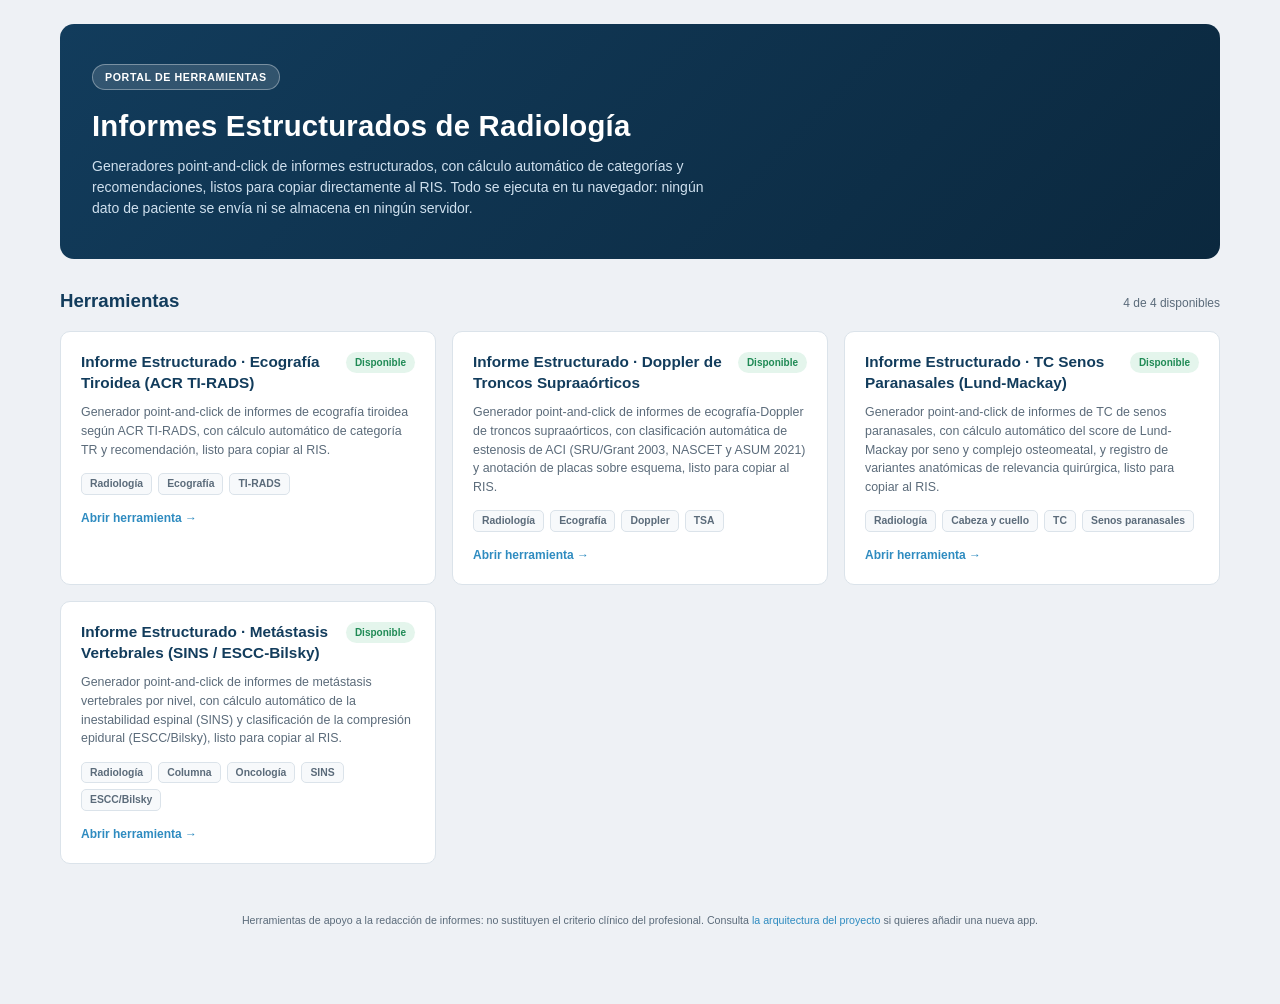
<file: index.html>
<!DOCTYPE html>
<html lang="es">
<head>
<meta charset="UTF-8">
<meta name="viewport" content="width=device-width, initial-scale=1.0">
<title>Portal de Herramientas · Informes Estructurados de Radiología</title>
<meta name="description" content="Portal de herramientas point-and-click para generar informes estructurados de radiología, listos para copiar al RIS.">
<link rel="stylesheet" href="assets/css/landing.css">
</head>
<body>

<div class="portal">

    <div class="hero">
        <span class="hero-badge">Portal de herramientas</span>
        <h1>Informes Estructurados de Radiología</h1>
        <p>Generadores point-and-click de informes estructurados, con cálculo automático de categorías y recomendaciones, listos para copiar directamente al RIS. Todo se ejecuta en tu navegador: ningún dato de paciente se envía ni se almacena en ningún servidor.</p>
    </div>

    <div class="section-header">
        <h2>Herramientas</h2>
        <span class="count" id="appsCount"></span>
    </div>

    <div class="apps-grid" id="appsGrid"></div>

    <div class="empty-state" id="emptyState">
        Todavía no hay herramientas publicadas. Consulta <code>docs/COMO_ANADIR_UNA_APP.md</code> para añadir la primera.
    </div>

    <footer class="portal-footer">
        Herramientas de apoyo a la redacción de informes: no sustituyen el criterio clínico del profesional.
        Consulta <a href="docs/ARQUITECTURA.md">la arquitectura del proyecto</a> si quieres añadir una nueva app.
    </footer>

</div>

<script src="assets/js/apps-manifest.js"></script>
<script src="assets/js/landing.js"></script>
</body>
</html>
</file>
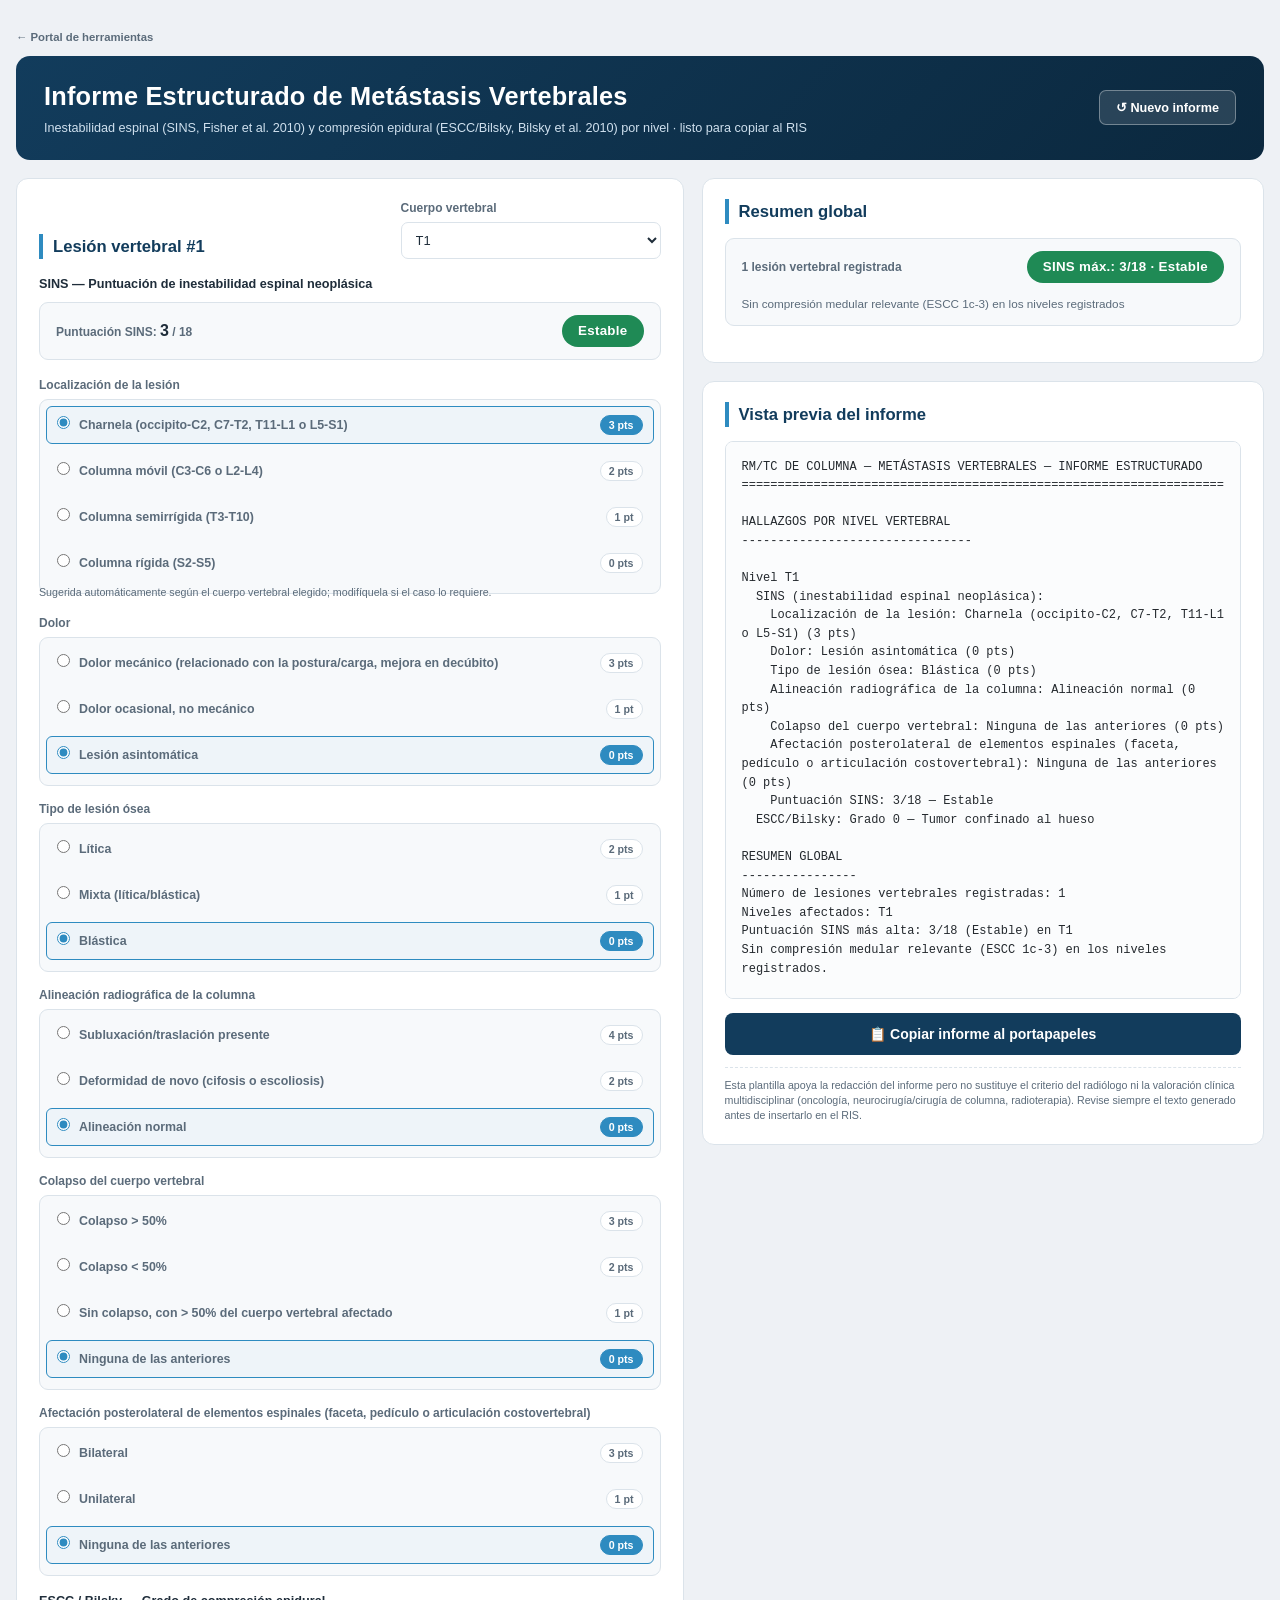
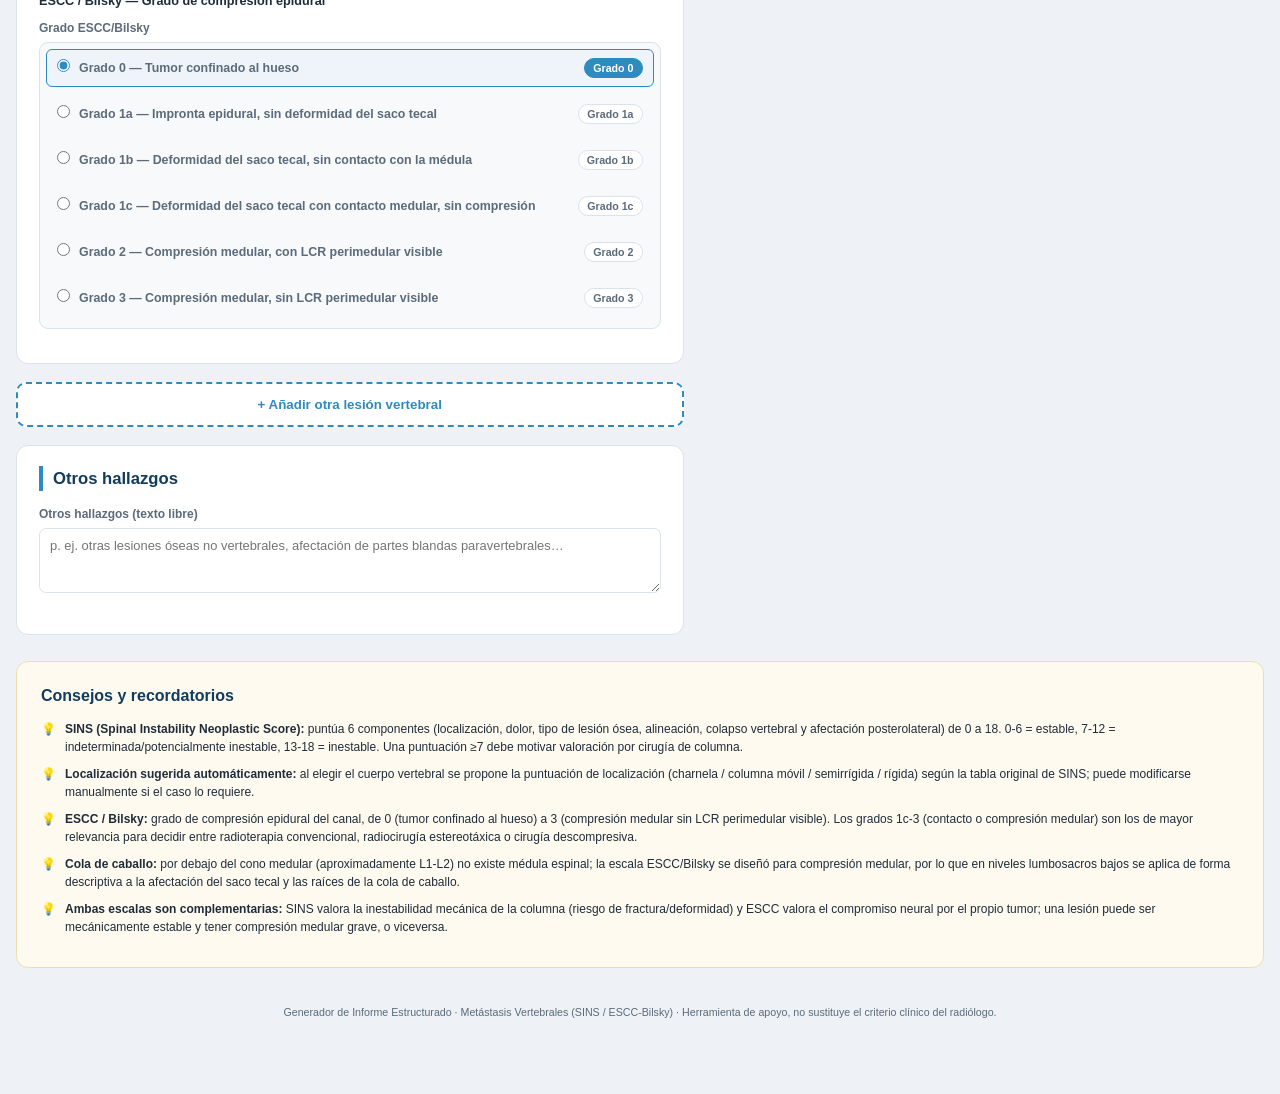
<file: apps/columna-metastasis/index.html>
<!DOCTYPE html>
<html lang="es">
<head>
<meta charset="UTF-8">
<meta name="viewport" content="width=device-width, initial-scale=1.0">
<title>Generador de Informe Estructurado · Metástasis Vertebrales (SINS / ESCC-Bilsky)</title>
<meta name="description" content="Herramienta point-and-click para generar informes estructurados de metástasis vertebrales, con clasificación de inestabilidad (SINS) y de compresión epidural (ESCC/Bilsky) por nivel vertebral, listos para copiar al RIS.">
<link rel="stylesheet" href="css/style.css">
</head>
<body>

<div class="app">

    <a href="../../index.html" class="breadcrumb">← Portal de herramientas</a>

    <div class="masthead">
        <div class="title-block">
            <h1>Informe Estructurado de Metástasis Vertebrales</h1>
            <p>Inestabilidad espinal (SINS, Fisher et al. 2010) y compresión epidural (ESCC/Bilsky, Bilsky et al. 2010) por nivel · listo para copiar al RIS</p>
        </div>
        <button class="btn-reset" onclick="resetAll()">↺ Nuevo informe</button>
    </div>

    <div class="grid-layout" id="gridLayout">
        <!-- IZQUIERDA: LESIONES -->
        <div id="lesionsColumn">
            <div id="lesionsContainer"></div>

            <button class="btn-add-lesion" onclick="addLesion()">+ Añadir otra lesión vertebral</button>

            <div class="panel">
                <h2 class="panel-title">Otros hallazgos</h2>
                <div class="form-group">
                    <label>Otros hallazgos (texto libre)</label>
                    <textarea id="additionalFindings" rows="3" placeholder="p. ej. otras lesiones óseas no vertebrales, afectación de partes blandas paravertebrales…" oninput="updateMeta()"></textarea>
                </div>
            </div>
        </div>

        <!-- DERECHA: RESULTADOS -->
        <div class="results-panel">
            <div class="panel">
                <h2 class="panel-title">Resumen global</h2>
                <div class="score-banner" id="globalSummary"></div>
            </div>

            <div class="panel">
                <h2 class="panel-title">Vista previa del informe</h2>
                <div class="consolidated-report" id="reportPreview">Cargando…</div>

                <button class="btn-copy" onclick="copyReportToClipboard()">📋 Copiar informe al portapapeles</button>
                <div class="toast" id="copyToast">Informe copiado correctamente</div>

                <p class="disclaimer">Esta plantilla apoya la redacción del informe pero no sustituye el criterio del radiólogo ni la valoración clínica multidisciplinar (oncología, neurocirugía/cirugía de columna, radioterapia). Revise siempre el texto generado antes de insertarlo en el RIS.</p>
            </div>
        </div>
    </div>

    <section class="expert-section">
        <h2>Consejos y recordatorios</h2>
        <ul class="expert-list">
            <li><strong>SINS (Spinal Instability Neoplastic Score):</strong> puntúa 6 componentes (localización, dolor, tipo de lesión ósea, alineación, colapso vertebral y afectación posterolateral) de 0 a 18. 0-6 = estable, 7-12 = indeterminada/potencialmente inestable, 13-18 = inestable. Una puntuación ≥7 debe motivar valoración por cirugía de columna.</li>
            <li><strong>Localización sugerida automáticamente:</strong> al elegir el cuerpo vertebral se propone la puntuación de localización (charnela / columna móvil / semirrígida / rígida) según la tabla original de SINS; puede modificarse manualmente si el caso lo requiere.</li>
            <li><strong>ESCC / Bilsky:</strong> grado de compresión epidural del canal, de 0 (tumor confinado al hueso) a 3 (compresión medular sin LCR perimedular visible). Los grados 1c-3 (contacto o compresión medular) son los de mayor relevancia para decidir entre radioterapia convencional, radiocirugía estereotáxica o cirugía descompresiva.</li>
            <li><strong>Cola de caballo:</strong> por debajo del cono medular (aproximadamente L1-L2) no existe médula espinal; la escala ESCC/Bilsky se diseñó para compresión medular, por lo que en niveles lumbosacros bajos se aplica de forma descriptiva a la afectación del saco tecal y las raíces de la cola de caballo.</li>
            <li><strong>Ambas escalas son complementarias:</strong> SINS valora la inestabilidad mecánica de la columna (riesgo de fractura/deformidad) y ESCC valora el compromiso neural por el propio tumor; una lesión puede ser mecánicamente estable y tener compresión medular grave, o viceversa.</li>
        </ul>
    </section>

    <footer style="text-align:center; margin-top:22px; padding:14px; font-size:8pt; color:var(--ink-soft);">
        Generador de Informe Estructurado · Metástasis Vertebrales (SINS / ESCC-Bilsky) · Herramienta de apoyo, no sustituye el criterio clínico del radiólogo.
    </footer>

</div>

<script src="js/app.js" defer></script>
</body>
</html>
</file>
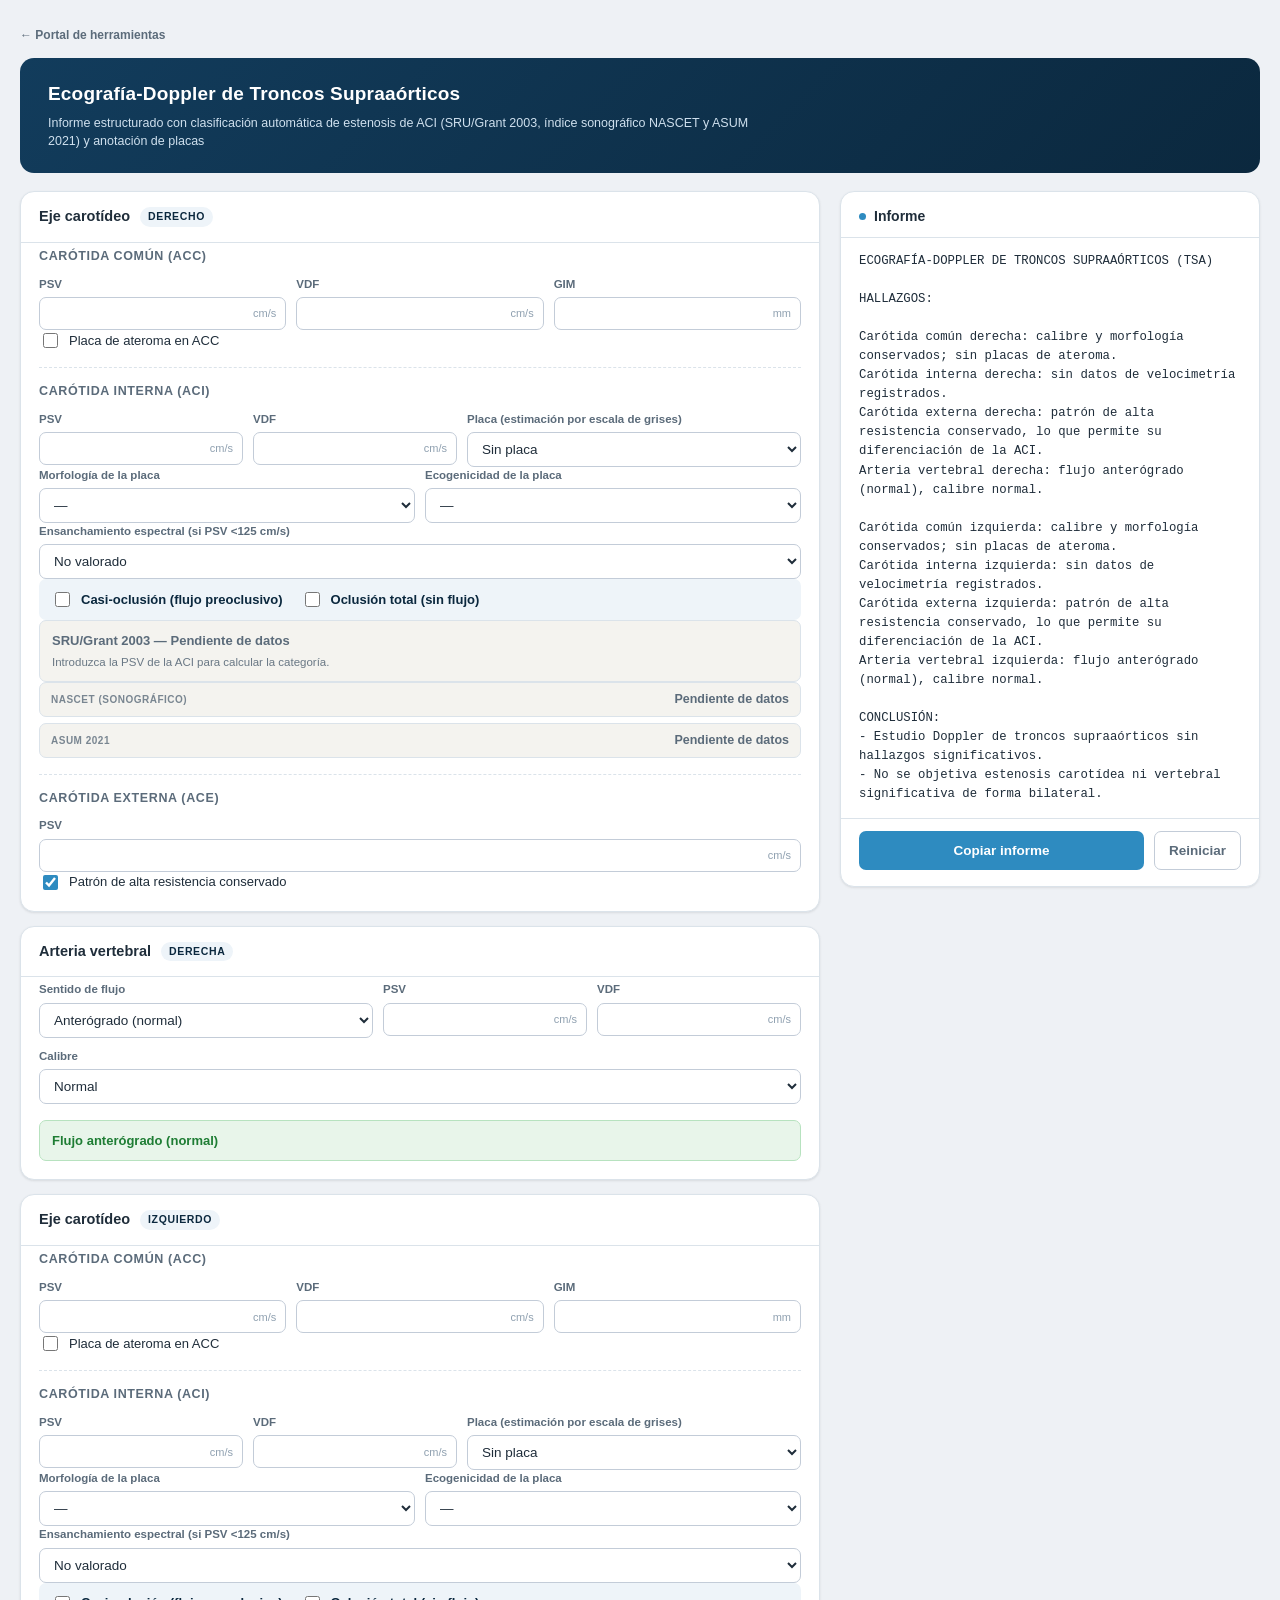
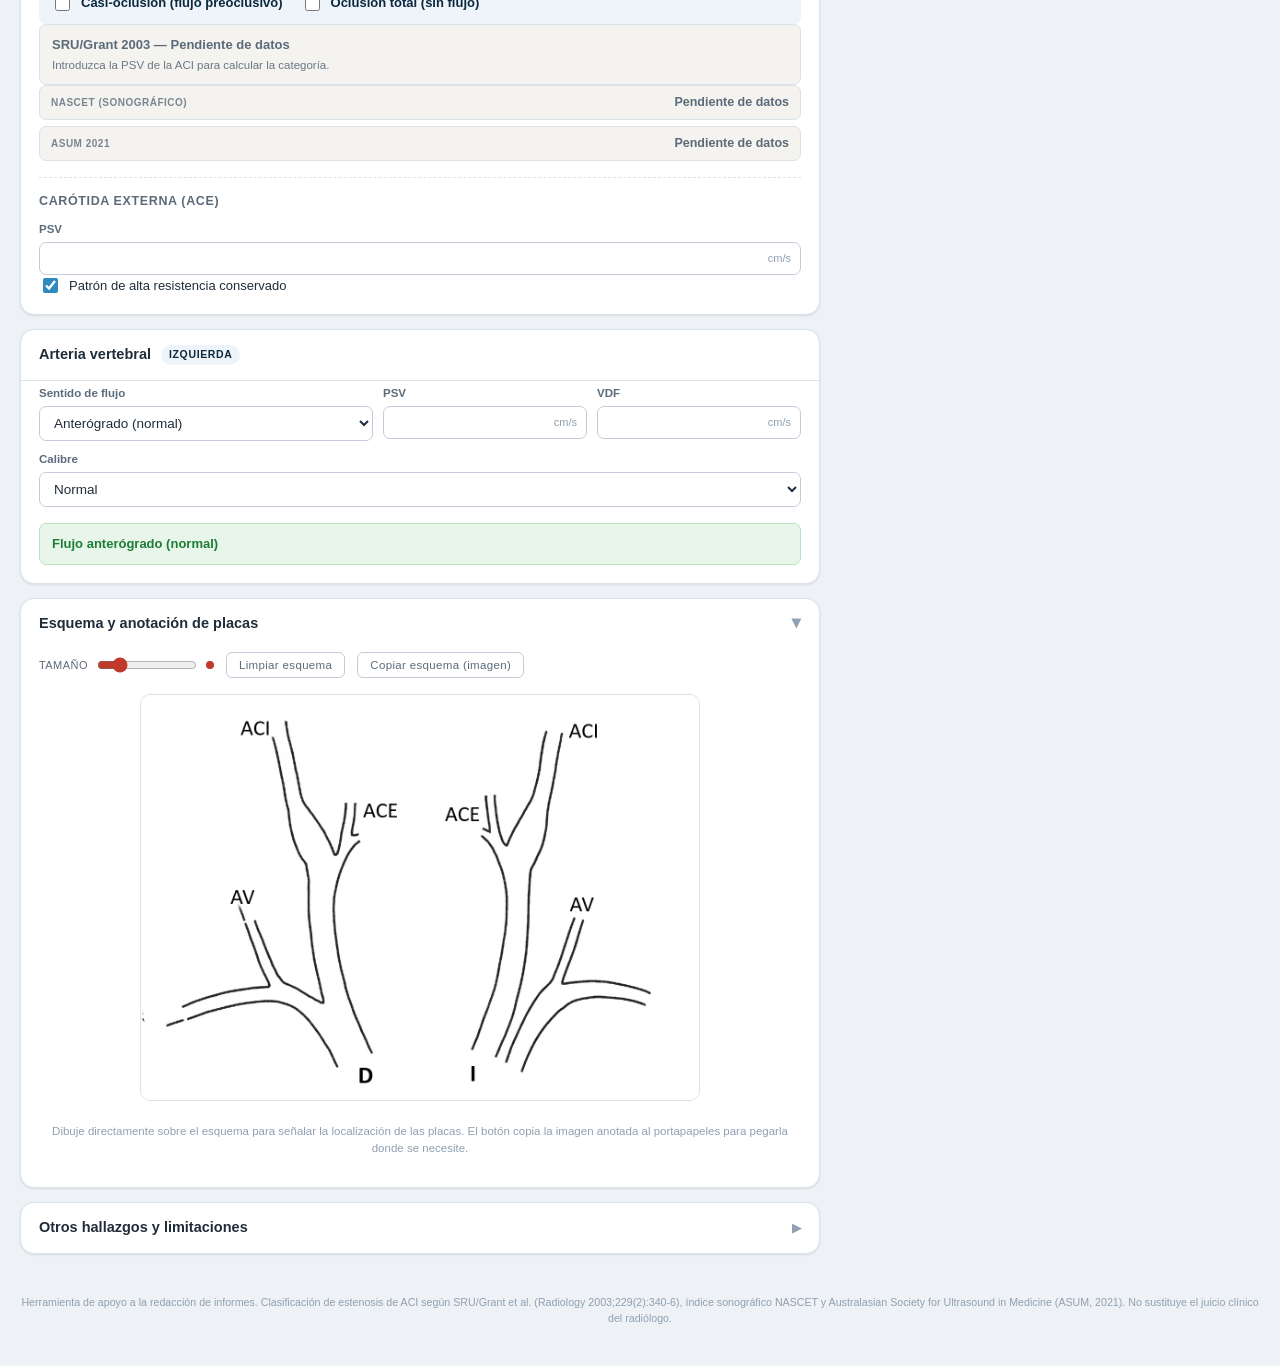
<file: apps/doppler-tsa/index.html>
<!DOCTYPE html>
<html lang="es">
<head>
<meta charset="UTF-8">
<meta name="viewport" content="width=device-width, initial-scale=1">
<title>Generador de Informe Estructurado · Doppler TSA</title>
<meta name="description" content="Herramienta point-and-click para generar informes estructurados de ecografía-Doppler de troncos supraaórticos, con clasificación automática de estenosis de ACI (SRU/Grant 2003, NASCET y ASUM 2021) y anotación de placas, listos para copiar al RIS.">
<link rel="stylesheet" href="css/style.css">
</head>
<body>

<div class="app-shell">

<a href="../../index.html" class="breadcrumb">← Portal de herramientas</a>

<header id="app-header">
  <h1>Ecografía-Doppler de Troncos Supraaórticos</h1>
  <p>Informe estructurado con clasificación automática de estenosis de ACI (SRU/Grant 2003, índice sonográfico NASCET y ASUM 2021) y anotación de placas</p>
</header>

<div id="layout">

  <!-- ══════════════════ COLUMNA DE FORMULARIO ══════════════════ -->
  <form id="tsa-form" autocomplete="off" onsubmit="return false;">
  <div id="form-col">

    <!-- ═══════════ CARÓTIDA DERECHA ═══════════ -->
    <div class="card">
      <div class="section-static-header">Eje carotídeo <span class="side-tag">Derecho</span></div>
      <div class="section-body">

        <div class="subsection">
          <h3>Carótida común (ACC)</h3>
          <div class="field-row">
            <div class="field">
              <label for="r-cca-psv">PSV</label>
              <div class="unit-suffix" data-unit="cm/s"><input type="number" id="r-cca-psv" min="0" step="1"></div>
            </div>
            <div class="field">
              <label for="r-cca-edv">VDF</label>
              <div class="unit-suffix" data-unit="cm/s"><input type="number" id="r-cca-edv" min="0" step="1"></div>
            </div>
            <div class="field">
              <label for="r-cca-imt">GIM</label>
              <div class="unit-suffix" data-unit="mm"><input type="number" id="r-cca-imt" min="0" step="0.1"></div>
            </div>
          </div>
          <div class="checkbox-row">
            <input type="checkbox" id="r-cca-plaque">
            <label for="r-cca-plaque">Placa de ateroma en ACC</label>
          </div>
          <div class="field wide" id="r-cca-plaque-desc-wrap" style="display:none">
            <label for="r-cca-plaque-desc">Descripción de la placa</label>
            <input type="text" id="r-cca-plaque-desc" placeholder="localización, ecogenicidad, superficie...">
          </div>
        </div>

        <div class="subsection">
          <h3>Carótida interna (ACI)</h3>
          <div class="field-row">
            <div class="field">
              <label for="r-ica-psv">PSV</label>
              <div class="unit-suffix" data-unit="cm/s"><input type="number" id="r-ica-psv" min="0" step="1"></div>
            </div>
            <div class="field">
              <label for="r-ica-edv">VDF</label>
              <div class="unit-suffix" data-unit="cm/s"><input type="number" id="r-ica-edv" min="0" step="1"></div>
            </div>
            <div class="field wide">
              <label for="r-ica-plaque-grade">Placa (estimación por escala de grises)</label>
              <select id="r-ica-plaque-grade">
                <option value="none">Sin placa</option>
                <option value="lt50">Placa &lt;50%</option>
                <option value="ge50">Placa ≥50%</option>
              </select>
            </div>
          </div>
          <div class="field-row">
            <div class="field wide">
              <label for="r-ica-morphology">Morfología de la placa</label>
              <select id="r-ica-morphology">
                <option value="">—</option>
                <option value="regular">Regular</option>
                <option value="irregular">Irregular</option>
                <option value="ulcerada">Ulcerada</option>
              </select>
            </div>
            <div class="field wide">
              <label for="r-ica-echogenicity">Ecogenicidad de la placa</label>
              <select id="r-ica-echogenicity">
                <option value="">—</option>
                <option value="calcificada">Calcificada</option>
                <option value="hipoecoica">Hipoecoica (blanda)</option>
                <option value="heterogenea">Heterogénea (mixta)</option>
                <option value="isoecoica">Isoecoica</option>
              </select>
            </div>
          </div>
          <div class="field-row">
            <div class="field wide">
              <label for="r-nascet-broadening">Ensanchamiento espectral (si PSV &lt;125 cm/s)</label>
              <select id="r-nascet-broadening">
                <option value="">No valorado</option>
                <option value="decelerativo">Decelerativo (sugiere &lt;15%)</option>
                <option value="pansistolico">Pansistólico (sugiere 16-49%)</option>
              </select>
            </div>
          </div>
          <div class="flag-row">
            <label class="checkbox-row"><input type="checkbox" id="r-ica-nearocclusion"> Casi-oclusión (flujo preoclusivo)</label>
            <label class="checkbox-row"><input type="checkbox" id="r-ica-occlusion"> Oclusión total (sin flujo)</label>
          </div>

          <div class="classification-banner" id="r-ica-banner">Pendiente de datos</div>
          <div class="consensus-grid">
            <div class="consensus-pill" id="r-ica-nascet-pill"></div>
            <div class="consensus-pill" id="r-ica-asum-pill"></div>
          </div>
        </div>

        <div class="subsection">
          <h3>Carótida externa (ACE)</h3>
          <div class="field-row">
            <div class="field">
              <label for="r-eca-psv">PSV</label>
              <div class="unit-suffix" data-unit="cm/s"><input type="number" id="r-eca-psv" min="0" step="1"></div>
            </div>
          </div>
          <div class="checkbox-row">
            <input type="checkbox" id="r-eca-pattern-normal" checked>
            <label for="r-eca-pattern-normal">Patrón de alta resistencia conservado</label>
          </div>
        </div>

      </div>
    </div>

    <!-- ═══════════ VERTEBRAL DERECHA ═══════════ -->
    <div class="card">
      <div class="section-static-header">Arteria vertebral <span class="side-tag">Derecha</span></div>
      <div class="section-body">
        <div class="field-row">
          <div class="field wide">
            <label for="r-va-direction">Sentido de flujo</label>
            <select id="r-va-direction">
              <option value="antero">Anterógrado (normal)</option>
              <option value="retro">Retrógrado</option>
              <option value="alternante">Alternante / bidireccional</option>
            </select>
          </div>
          <div class="field">
            <label for="r-va-psv">PSV</label>
            <div class="unit-suffix" data-unit="cm/s"><input type="number" id="r-va-psv" min="0" step="1"></div>
          </div>
          <div class="field">
            <label for="r-va-edv">VDF</label>
            <div class="unit-suffix" data-unit="cm/s"><input type="number" id="r-va-edv" min="0" step="1"></div>
          </div>
          <div class="field wide">
            <label for="r-va-caliber">Calibre</label>
            <select id="r-va-caliber">
              <option value="normal">Normal</option>
              <option value="hipoplasica">Hipoplásica</option>
              <option value="asimetrica">Asimétrica</option>
            </select>
          </div>
        </div>
        <div class="classification-banner" id="r-va-banner">Pendiente de datos</div>
      </div>
    </div>

    <!-- ═══════════ CARÓTIDA IZQUIERDA ═══════════ -->
    <div class="card">
      <div class="section-static-header">Eje carotídeo <span class="side-tag">Izquierdo</span></div>
      <div class="section-body">

        <div class="subsection">
          <h3>Carótida común (ACC)</h3>
          <div class="field-row">
            <div class="field">
              <label for="l-cca-psv">PSV</label>
              <div class="unit-suffix" data-unit="cm/s"><input type="number" id="l-cca-psv" min="0" step="1"></div>
            </div>
            <div class="field">
              <label for="l-cca-edv">VDF</label>
              <div class="unit-suffix" data-unit="cm/s"><input type="number" id="l-cca-edv" min="0" step="1"></div>
            </div>
            <div class="field">
              <label for="l-cca-imt">GIM</label>
              <div class="unit-suffix" data-unit="mm"><input type="number" id="l-cca-imt" min="0" step="0.1"></div>
            </div>
          </div>
          <div class="checkbox-row">
            <input type="checkbox" id="l-cca-plaque">
            <label for="l-cca-plaque">Placa de ateroma en ACC</label>
          </div>
          <div class="field wide" id="l-cca-plaque-desc-wrap" style="display:none">
            <label for="l-cca-plaque-desc">Descripción de la placa</label>
            <input type="text" id="l-cca-plaque-desc" placeholder="localización, ecogenicidad, superficie...">
          </div>
        </div>

        <div class="subsection">
          <h3>Carótida interna (ACI)</h3>
          <div class="field-row">
            <div class="field">
              <label for="l-ica-psv">PSV</label>
              <div class="unit-suffix" data-unit="cm/s"><input type="number" id="l-ica-psv" min="0" step="1"></div>
            </div>
            <div class="field">
              <label for="l-ica-edv">VDF</label>
              <div class="unit-suffix" data-unit="cm/s"><input type="number" id="l-ica-edv" min="0" step="1"></div>
            </div>
            <div class="field wide">
              <label for="l-ica-plaque-grade">Placa (estimación por escala de grises)</label>
              <select id="l-ica-plaque-grade">
                <option value="none">Sin placa</option>
                <option value="lt50">Placa &lt;50%</option>
                <option value="ge50">Placa ≥50%</option>
              </select>
            </div>
          </div>
          <div class="field-row">
            <div class="field wide">
              <label for="l-ica-morphology">Morfología de la placa</label>
              <select id="l-ica-morphology">
                <option value="">—</option>
                <option value="regular">Regular</option>
                <option value="irregular">Irregular</option>
                <option value="ulcerada">Ulcerada</option>
              </select>
            </div>
            <div class="field wide">
              <label for="l-ica-echogenicity">Ecogenicidad de la placa</label>
              <select id="l-ica-echogenicity">
                <option value="">—</option>
                <option value="calcificada">Calcificada</option>
                <option value="hipoecoica">Hipoecoica (blanda)</option>
                <option value="heterogenea">Heterogénea (mixta)</option>
                <option value="isoecoica">Isoecoica</option>
              </select>
            </div>
          </div>
          <div class="field-row">
            <div class="field wide">
              <label for="l-nascet-broadening">Ensanchamiento espectral (si PSV &lt;125 cm/s)</label>
              <select id="l-nascet-broadening">
                <option value="">No valorado</option>
                <option value="decelerativo">Decelerativo (sugiere &lt;15%)</option>
                <option value="pansistolico">Pansistólico (sugiere 16-49%)</option>
              </select>
            </div>
          </div>
          <div class="flag-row">
            <label class="checkbox-row"><input type="checkbox" id="l-ica-nearocclusion"> Casi-oclusión (flujo preoclusivo)</label>
            <label class="checkbox-row"><input type="checkbox" id="l-ica-occlusion"> Oclusión total (sin flujo)</label>
          </div>

          <div class="classification-banner" id="l-ica-banner">Pendiente de datos</div>
          <div class="consensus-grid">
            <div class="consensus-pill" id="l-ica-nascet-pill"></div>
            <div class="consensus-pill" id="l-ica-asum-pill"></div>
          </div>
        </div>

        <div class="subsection">
          <h3>Carótida externa (ACE)</h3>
          <div class="field-row">
            <div class="field">
              <label for="l-eca-psv">PSV</label>
              <div class="unit-suffix" data-unit="cm/s"><input type="number" id="l-eca-psv" min="0" step="1"></div>
            </div>
          </div>
          <div class="checkbox-row">
            <input type="checkbox" id="l-eca-pattern-normal" checked>
            <label for="l-eca-pattern-normal">Patrón de alta resistencia conservado</label>
          </div>
        </div>

      </div>
    </div>

    <!-- ═══════════ VERTEBRAL IZQUIERDA ═══════════ -->
    <div class="card">
      <div class="section-static-header">Arteria vertebral <span class="side-tag">Izquierda</span></div>
      <div class="section-body">
        <div class="field-row">
          <div class="field wide">
            <label for="l-va-direction">Sentido de flujo</label>
            <select id="l-va-direction">
              <option value="antero">Anterógrado (normal)</option>
              <option value="retro">Retrógrado</option>
              <option value="alternante">Alternante / bidireccional</option>
            </select>
          </div>
          <div class="field">
            <label for="l-va-psv">PSV</label>
            <div class="unit-suffix" data-unit="cm/s"><input type="number" id="l-va-psv" min="0" step="1"></div>
          </div>
          <div class="field">
            <label for="l-va-edv">VDF</label>
            <div class="unit-suffix" data-unit="cm/s"><input type="number" id="l-va-edv" min="0" step="1"></div>
          </div>
          <div class="field wide">
            <label for="l-va-caliber">Calibre</label>
            <select id="l-va-caliber">
              <option value="normal">Normal</option>
              <option value="hipoplasica">Hipoplásica</option>
              <option value="asimetrica">Asimétrica</option>
            </select>
          </div>
        </div>
        <div class="classification-banner" id="l-va-banner">Pendiente de datos</div>
      </div>
    </div>

    <!-- ═══════════ ESQUEMA Y PLACAS ═══════════ -->
    <details class="card section" open>
      <summary>Esquema y anotación de placas <span class="chev">▶</span></summary>
      <div class="section-body">
        <div id="diagram-toolbar">
          <div id="size-wrap">
            <label>Tamaño</label>
            <input type="range" id="brush-size" min="2" max="36" value="8">
            <div id="size-dot"></div>
          </div>
          <button type="button" class="btn-ghost" id="btn-clear-diagram">Limpiar esquema</button>
          <button type="button" class="btn-ghost" id="btn-copy-diagram">Copiar esquema (imagen)</button>
        </div>
        <div id="diagram-wrap">
          <img id="base-img" alt="Esquema de carótidas y arterias vertebrales">
          <canvas id="paint-canvas"></canvas>
        </div>
        <p class="diagram-caption">Dibuje directamente sobre el esquema para señalar la localización de las placas. El botón copia la imagen anotada al portapapeles para pegarla donde se necesite.</p>
      </div>
    </details>

    <!-- ═══════════ OTROS HALLAZGOS ═══════════ -->
    <details class="card section">
      <summary>Otros hallazgos y limitaciones <span class="chev">▶</span></summary>
      <div class="section-body">
        <div class="field full">
          <label for="otros-hallazgos">Otros hallazgos (opcional)</label>
          <textarea id="otros-hallazgos" placeholder="hallazgos adicionales no contemplados en el formulario..."></textarea>
        </div>
        <div class="field full">
          <label for="limitaciones">Limitaciones técnicas (opcional)</label>
          <textarea id="limitaciones" placeholder="p. ej. mala ventana acústica, calcificación extensa que limita la valoración..."></textarea>
        </div>
      </div>
    </details>

  </div>
  </form>

  <!-- ══════════════════ COLUMNA DE INFORME ══════════════════ -->
  <div id="report-col">
    <div class="card" id="report-card">
      <div class="report-head">
        <span class="dot"></span>
        <h2>Informe</h2>
      </div>
      <div id="report-text"></div>
      <div class="report-actions">
        <button type="button" class="btn-primary" id="btn-copy">Copiar informe</button>
        <button type="button" class="btn-secondary" id="btn-reset">Reiniciar</button>
      </div>
    </div>
  </div>

</div>

</div>

<footer id="app-footer">
  Herramienta de apoyo a la redacción de informes. Clasificación de estenosis de ACI según SRU/Grant et al. (Radiology 2003;229(2):340-6), índice sonográfico NASCET y Australasian Society for Ultrasound in Medicine (ASUM, 2021). No sustituye el juicio clínico del radiólogo.
</footer>

<script src="js/diagram-image.js"></script>
<script src="js/classification.js"></script>
<script src="js/painter.js"></script>
<script src="js/report.js"></script>
<script src="js/app.js"></script>
</body>
</html>
</file>
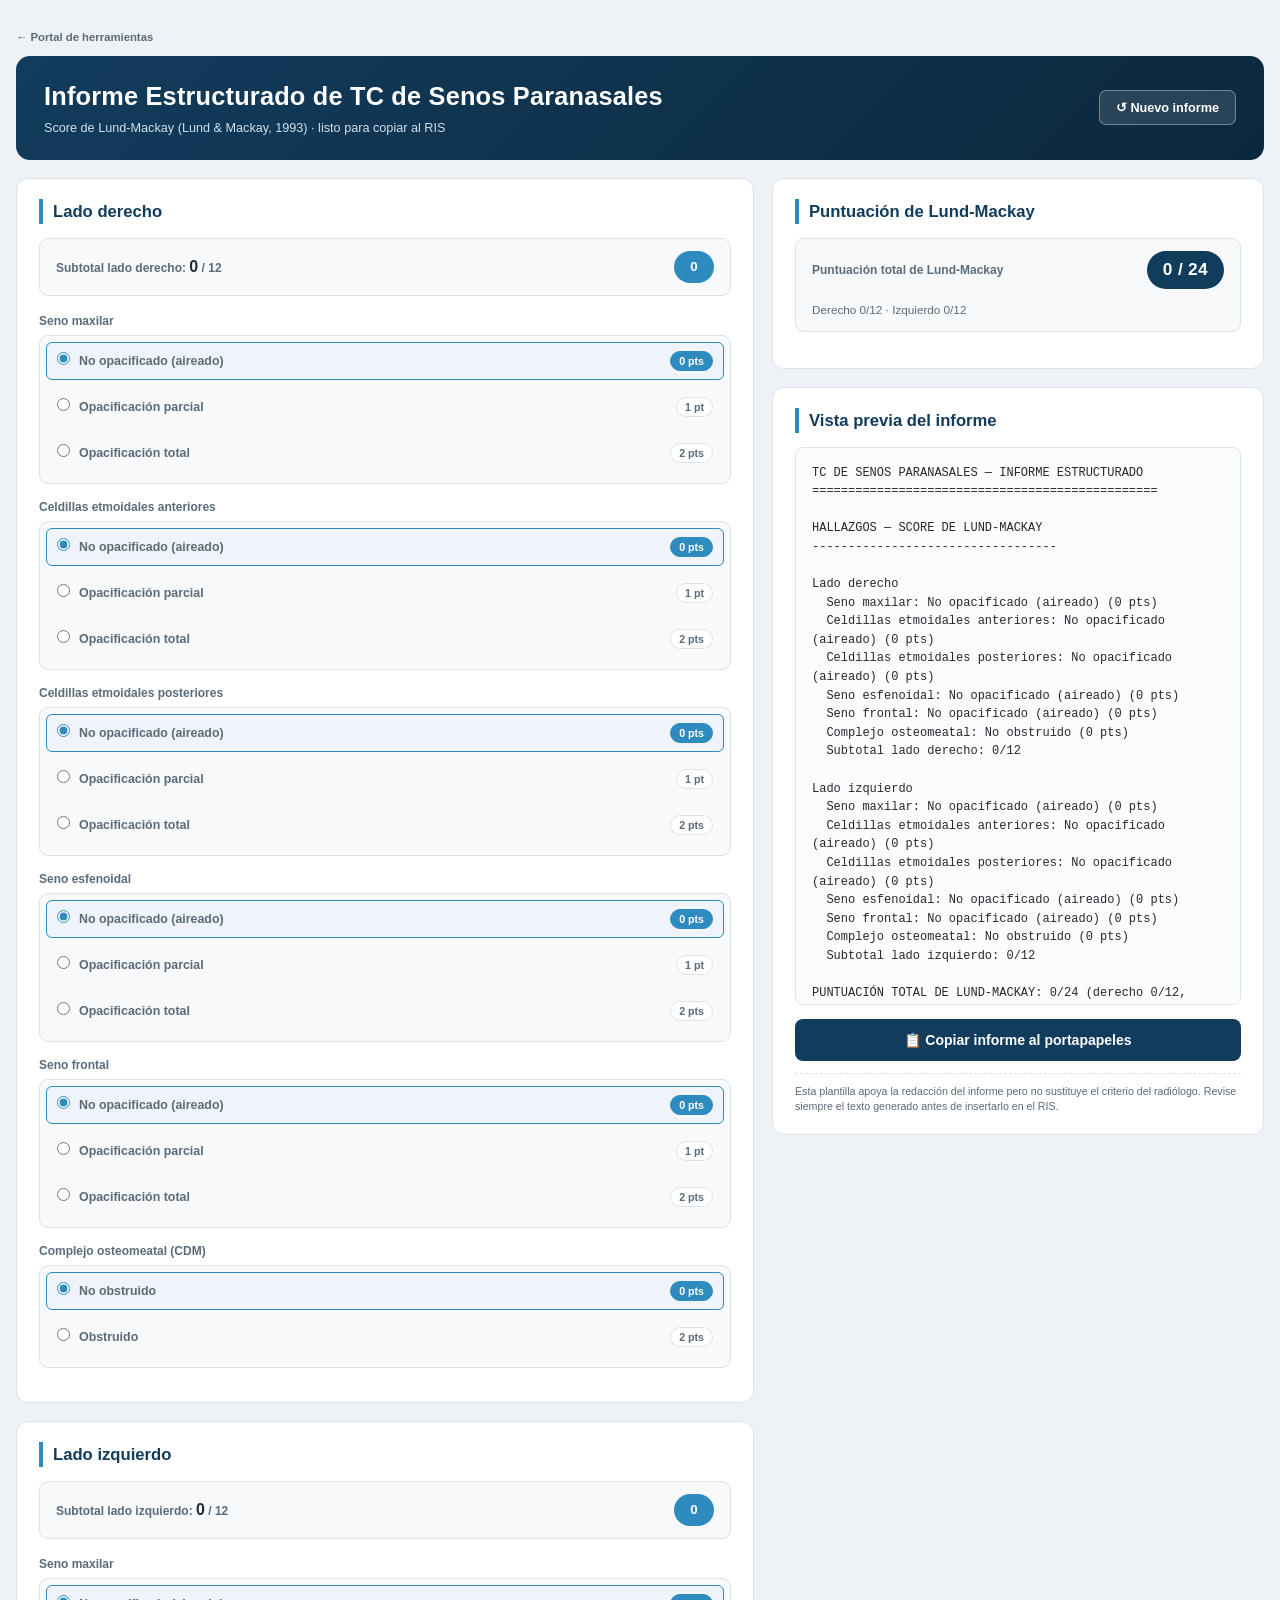
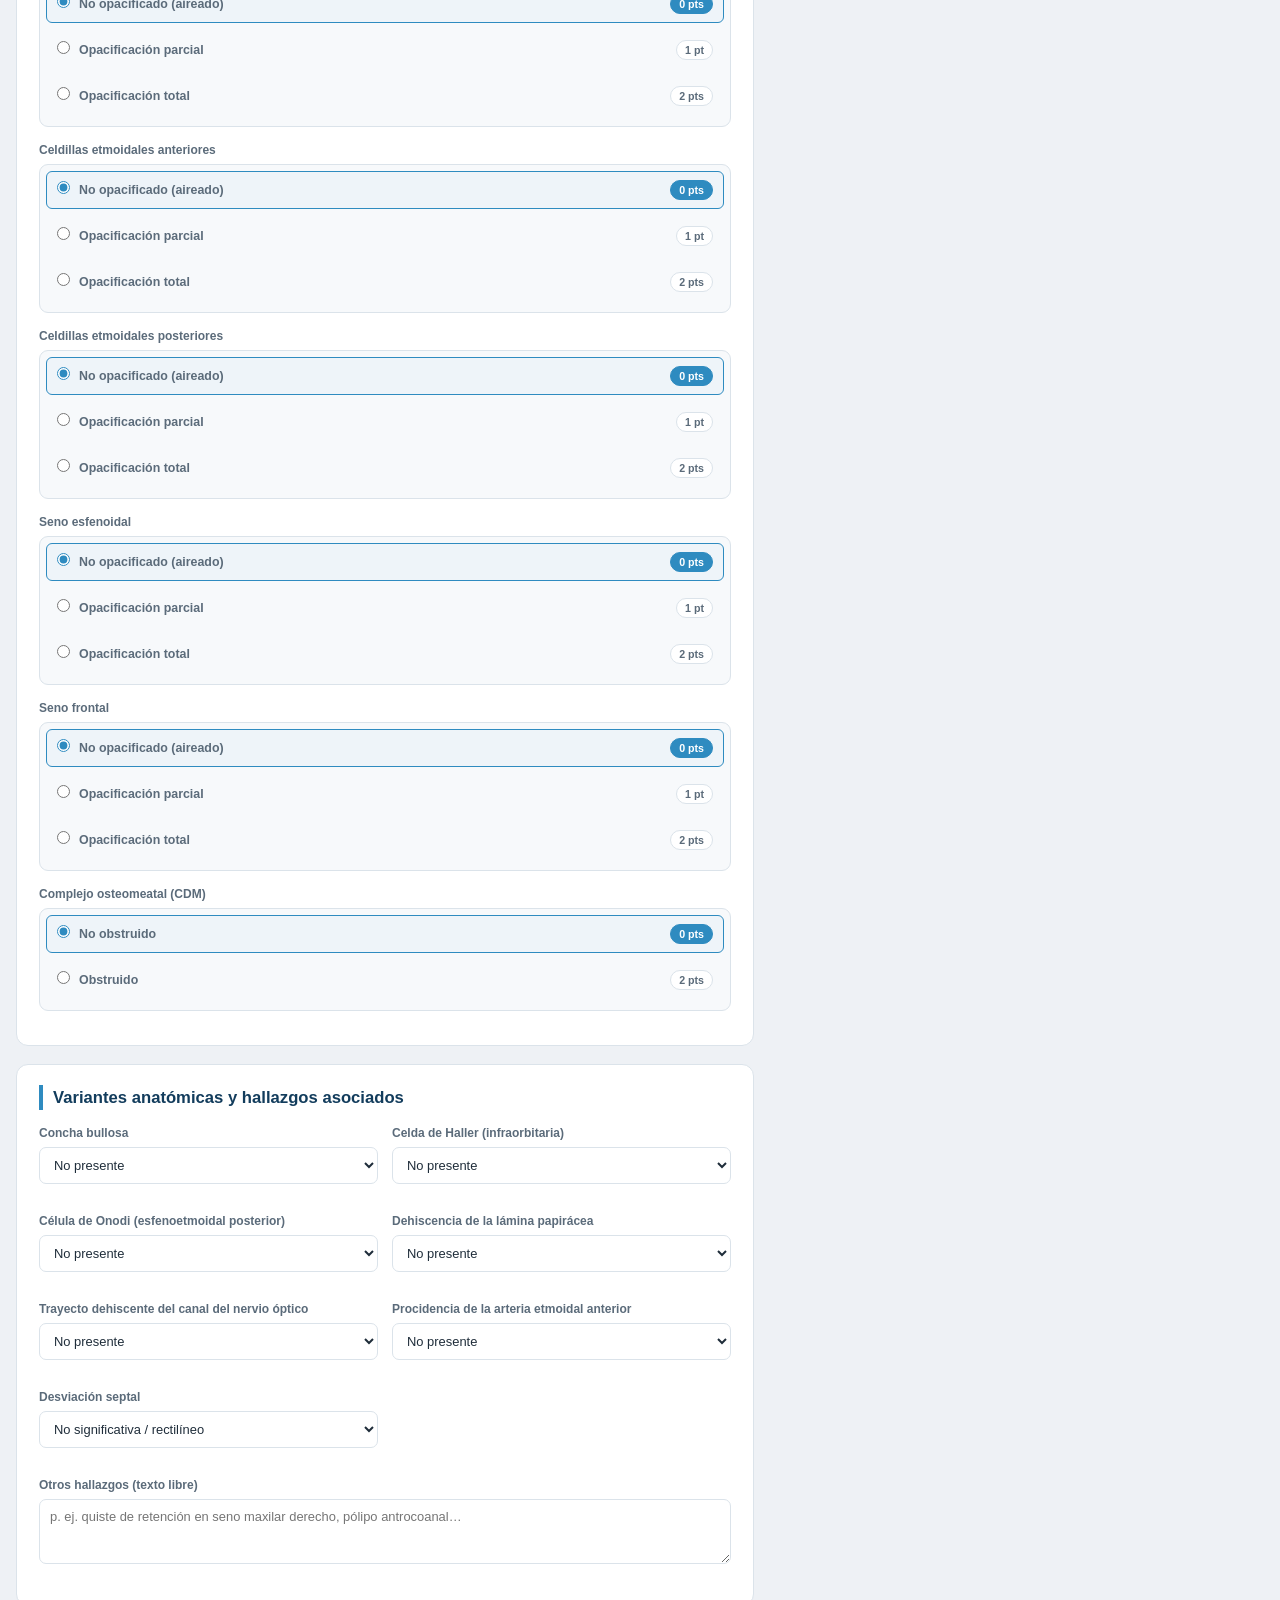
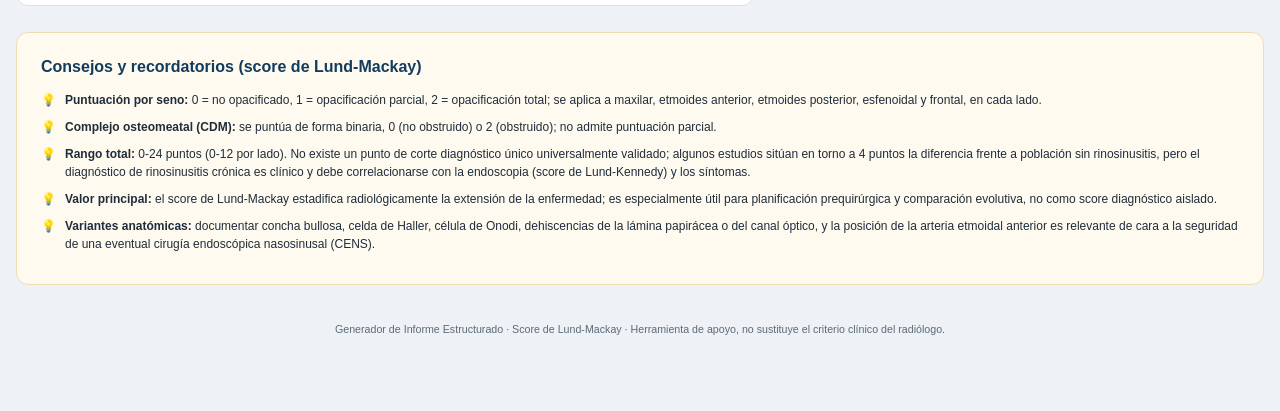
<file: apps/lund-mackay/index.html>
<!DOCTYPE html>
<html lang="es">
<head>
<meta charset="UTF-8">
<meta name="viewport" content="width=device-width, initial-scale=1.0">
<title>Generador de Informe Estructurado · TC Senos Paranasales (Lund-Mackay)</title>
<meta name="description" content="Herramienta point-and-click para generar informes estructurados de TC de senos paranasales con cálculo automático del score de Lund-Mackay, listos para copiar al RIS.">
<link rel="stylesheet" href="css/style.css">
</head>
<body>

<div class="app">

    <a href="../../index.html" class="breadcrumb">← Portal de herramientas</a>

    <div class="masthead">
        <div class="title-block">
            <h1>Informe Estructurado de TC de Senos Paranasales</h1>
            <p>Score de Lund-Mackay (Lund &amp; Mackay, 1993) · listo para copiar al RIS</p>
        </div>
        <button class="btn-reset" onclick="resetAll()">↺ Nuevo informe</button>
    </div>

    <div class="grid-layout" id="gridLayout">
        <!-- IZQUIERDA: FORMULARIO -->
        <div id="sinusColumn">
            <div class="panel">
                <h2 class="panel-title">Lado derecho</h2>
                <div class="score-banner" id="scoreBannerD"></div>
                <div id="panelD"></div>
            </div>

            <div class="panel">
                <h2 class="panel-title">Lado izquierdo</h2>
                <div class="score-banner" id="scoreBannerI"></div>
                <div id="panelI"></div>
            </div>

            <div class="panel">
                <h2 class="panel-title">Variantes anatómicas y hallazgos asociados</h2>
                <div id="variantsContainer" class="cols-2"></div>
                <div class="form-group" style="margin-top:14px;">
                    <label>Otros hallazgos (texto libre)</label>
                    <textarea id="additionalFindings" rows="3" placeholder="p. ej. quiste de retención en seno maxilar derecho, pólipo antrocoanal…" oninput="updateMeta()"></textarea>
                </div>
            </div>
        </div>

        <!-- DERECHA: RESULTADOS -->
        <div class="results-panel">
            <div class="panel">
                <h2 class="panel-title">Puntuación de Lund-Mackay</h2>
                <div class="score-banner" id="scoreBannerTotal"></div>
            </div>

            <div class="panel">
                <h2 class="panel-title">Vista previa del informe</h2>
                <div class="consolidated-report" id="reportPreview">Cargando…</div>

                <button class="btn-copy" onclick="copyReportToClipboard()">📋 Copiar informe al portapapeles</button>
                <div class="toast" id="copyToast">Informe copiado correctamente</div>

                <p class="disclaimer">Esta plantilla apoya la redacción del informe pero no sustituye el criterio del radiólogo. Revise siempre el texto generado antes de insertarlo en el RIS.</p>
            </div>
        </div>
    </div>

    <section class="expert-section">
        <h2>Consejos y recordatorios (score de Lund-Mackay)</h2>
        <ul class="expert-list">
            <li><strong>Puntuación por seno:</strong> 0 = no opacificado, 1 = opacificación parcial, 2 = opacificación total; se aplica a maxilar, etmoides anterior, etmoides posterior, esfenoidal y frontal, en cada lado.</li>
            <li><strong>Complejo osteomeatal (CDM):</strong> se puntúa de forma binaria, 0 (no obstruido) o 2 (obstruido); no admite puntuación parcial.</li>
            <li><strong>Rango total:</strong> 0-24 puntos (0-12 por lado). No existe un punto de corte diagnóstico único universalmente validado; algunos estudios sitúan en torno a 4 puntos la diferencia frente a población sin rinosinusitis, pero el diagnóstico de rinosinusitis crónica es clínico y debe correlacionarse con la endoscopia (score de Lund-Kennedy) y los síntomas.</li>
            <li><strong>Valor principal:</strong> el score de Lund-Mackay estadifica radiológicamente la extensión de la enfermedad; es especialmente útil para planificación prequirúrgica y comparación evolutiva, no como score diagnóstico aislado.</li>
            <li><strong>Variantes anatómicas:</strong> documentar concha bullosa, celda de Haller, célula de Onodi, dehiscencias de la lámina papirácea o del canal óptico, y la posición de la arteria etmoidal anterior es relevante de cara a la seguridad de una eventual cirugía endoscópica nasosinusal (CENS).</li>
        </ul>
    </section>

    <footer style="text-align:center; margin-top:22px; padding:14px; font-size:8pt; color:var(--ink-soft);">
        Generador de Informe Estructurado · Score de Lund-Mackay · Herramienta de apoyo, no sustituye el criterio clínico del radiólogo.
    </footer>

</div>

<script src="js/app.js" defer></script>
</body>
</html>
</file>
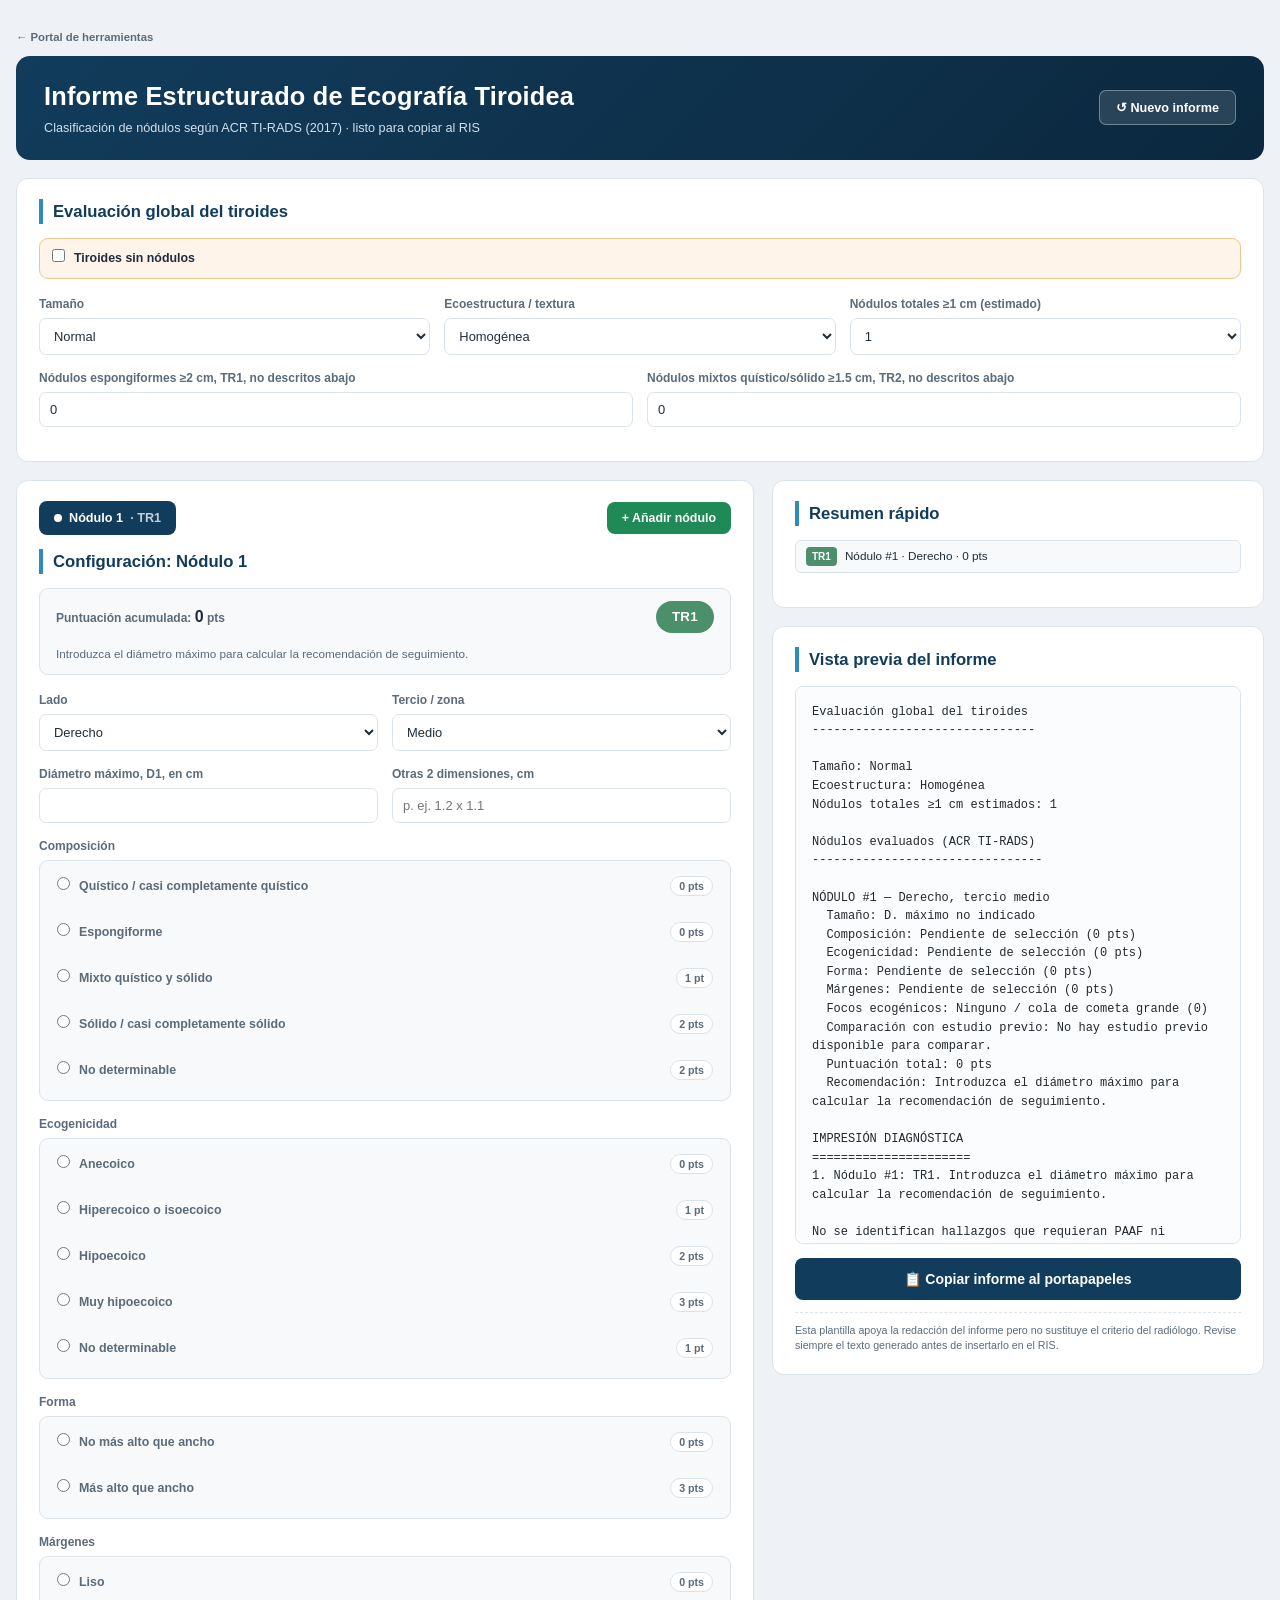
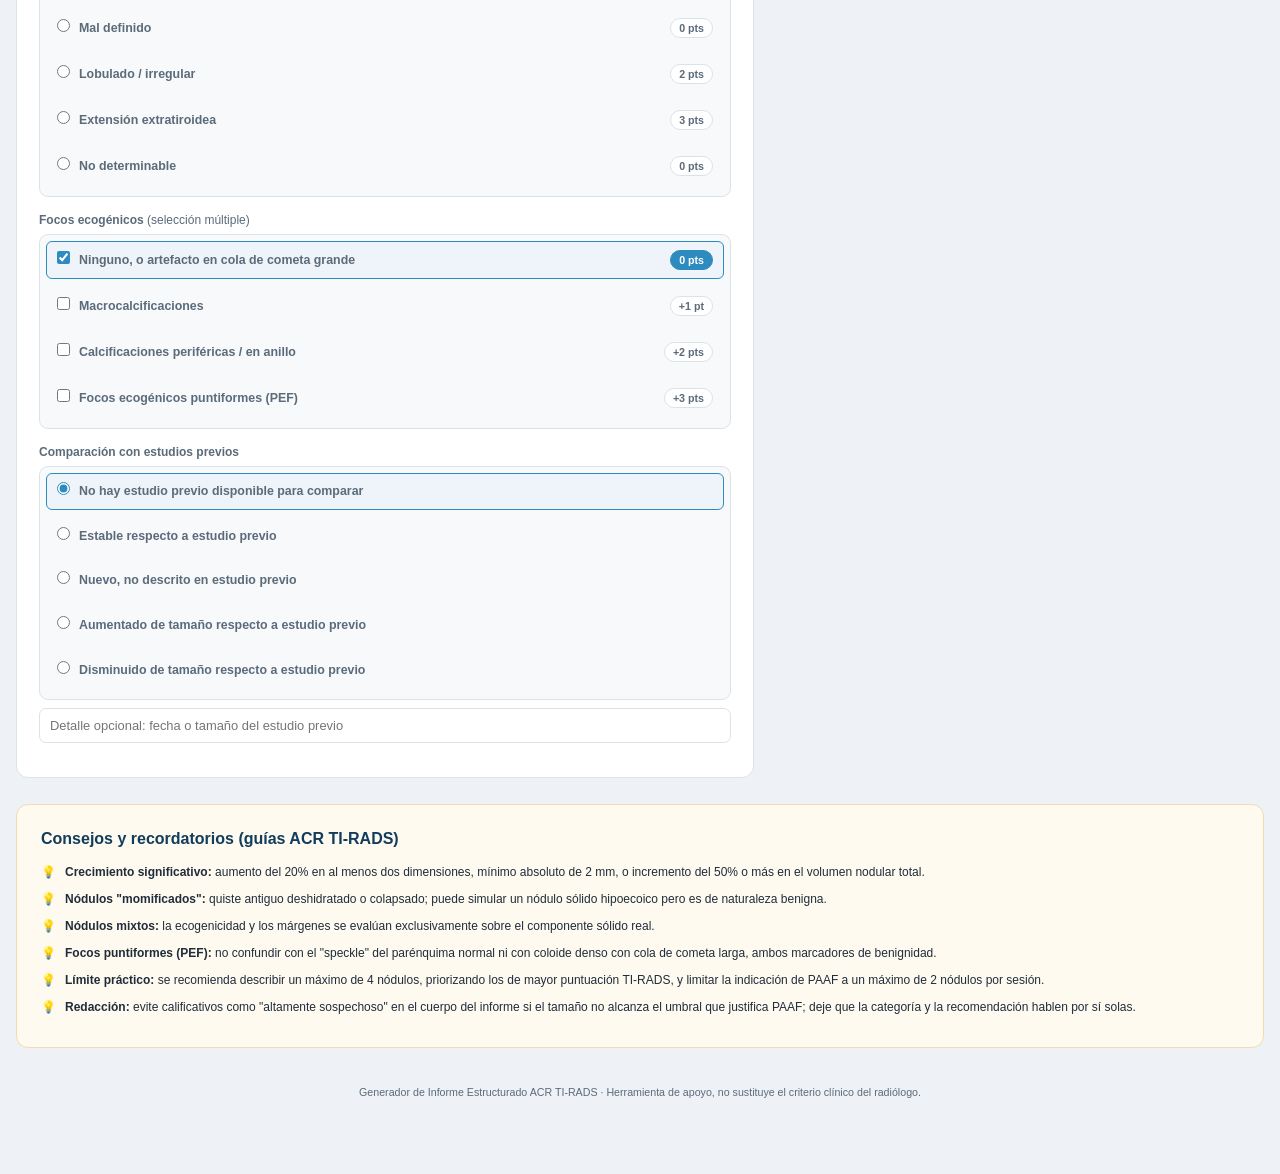
<file: apps/tiroides-tirads/index.html>
<!DOCTYPE html>
<html lang="es">
<head>
<meta charset="UTF-8">
<meta name="viewport" content="width=device-width, initial-scale=1.0">
<title>Generador de Informe Estructurado · ACR TI-RADS</title>
<meta name="description" content="Herramienta point-and-click para generar informes estructurados de ecografía tiroidea según ACR TI-RADS, listos para copiar al RIS.">
<link rel="stylesheet" href="css/style.css">
</head>
<body>

<div class="app">

    <a href="../../index.html" class="breadcrumb">← Portal de herramientas</a>

    <div class="masthead">
        <div class="title-block">
            <h1>Informe Estructurado de Ecografía Tiroidea</h1>
            <p>Clasificación de nódulos según ACR TI-RADS (2017) · listo para copiar al RIS</p>
        </div>
        <button class="btn-reset" onclick="resetAll()">↺ Nuevo informe</button>
    </div>


    <!-- EVALUACIÓN GLOBAL -->
    <div class="panel">
        <h2 class="panel-title">Evaluación global del tiroides</h2>

        <label class="opt no-nodules-toggle" style="margin-bottom:16px;">
            <span><input type="checkbox" id="glNoNodules" onchange="toggleNoNodules()"><span class="opt-label">Tiroides sin nódulos</span></span>
        </label>

        <div class="cols-3" id="glNoduleCountRow">
            <div class="form-group">
                <label>Tamaño</label>
                <select id="glSize" onchange="updateGlobalData()">
                    <option value="Normal">Normal</option>
                    <option value="Aumentado de tamaño (bocio)">Aumentado de tamaño (bocio)</option>
                    <option value="Disminuido de tamaño">Disminuido de tamaño</option>
                </select>
            </div>
            <div class="form-group">
                <label>Ecoestructura / textura</label>
                <select id="glTexture" onchange="updateGlobalData()">
                    <option value="Homogénea">Homogénea</option>
                    <option value="Heterogénea difusa">Heterogénea difusa</option>
                    <option value="Heterogénea, compatible con tiroiditis">Heterogénea, compatible con tiroiditis</option>
                    <option value="Multinodular difusa">Multinodular difusa</option>
                </select>
            </div>
            <div class="form-group">
                <label>Nódulos totales ≥1 cm (estimado)</label>
                <select id="glTotalNodules" onchange="updateGlobalData()">
                    <option value="0">0</option>
                    <option value="1" selected>1</option>
                    <option value="2">2</option>
                    <option value="3">3</option>
                    <option value="4">4</option>
                    <option value="5">5</option>
                    <option value="6-10">6-10</option>
                    <option value=">10">&gt;10</option>
                </select>
            </div>
        </div>
        <div class="cols-2">
            <div class="form-group">
                <label>Nódulos espongiformes ≥2 cm, TR1, no descritos abajo</label>
                <input type="number" id="glSpongiform" value="0" min="0" oninput="updateGlobalData()">
            </div>
            <div class="form-group">
                <label>Nódulos mixtos quístico/sólido ≥1.5 cm, TR2, no descritos abajo</label>
                <input type="number" id="glMixed" value="0" min="0" oninput="updateGlobalData()">
            </div>
        </div>
    </div>

    <div class="grid-layout" id="gridLayout">
        <!-- IZQUIERDA: NÓDULOS -->
        <div id="noduleColumn">
            <div class="panel">
                <div class="nodule-tabs">
                    <div id="tabsContainer" style="display:flex; gap:8px; flex-wrap:wrap;"></div>
                    <button class="btn-add" id="btnAdd" onclick="addNodule()">+ Añadir nódulo</button>
                </div>

                <h2 class="panel-title" id="formPanelTitle">Configuración del nódulo</h2>

                <div class="score-banner" id="scoreBanner"></div>

                <div class="cols-2">
                    <div class="form-group">
                        <label>Lado</label>
                        <select id="locSide" onchange="handleSideChange()">
                            <option value="Derecho">Derecho</option>
                            <option value="Izquierdo">Izquierdo</option>
                            <option value="Istmo">Istmo</option>
                        </select>
                    </div>
                    <div class="form-group">
                        <label>Tercio / zona</label>
                        <select id="locZone" onchange="updateCurrentNoduleData()">
                            <option value="Superior">Superior</option>
                            <option value="Medio">Medio</option>
                            <option value="Inferior">Inferior</option>
                            <option value="No aplica">No aplica</option>
                        </select>
                    </div>
                </div>

                <div class="cols-2">
                    <div class="form-group">
                        <label>Diámetro máximo, D1, en cm</label>
                        <input type="number" id="inputSizeD1" step="0.1" min="0" oninput="updateCurrentNoduleData()">
                    </div>
                    <div class="form-group">
                        <label>Otras 2 dimensiones, cm</label>
                        <input type="text" id="inputSizeOther" placeholder="p. ej. 1.2 x 1.1" oninput="updateCurrentNoduleData()">
                    </div>
                </div>

                <div class="form-group">
                    <label>Composición</label>
                    <div class="option-group">
                        <label class="opt"><span><input type="radio" name="comp" value="0" onchange="updateCurrentNoduleData()"><span class="opt-label">Quístico / casi completamente quístico</span></span><span class="pts">0 pts</span></label>
                        <label class="opt"><span><input type="radio" name="comp" value="0_spong" onchange="updateCurrentNoduleData()"><span class="opt-label">Espongiforme</span></span><span class="pts">0 pts</span></label>
                        <label class="opt"><span><input type="radio" name="comp" value="1" onchange="updateCurrentNoduleData()"><span class="opt-label">Mixto quístico y sólido</span></span><span class="pts">1 pt</span></label>
                        <label class="opt"><span><input type="radio" name="comp" value="2" onchange="updateCurrentNoduleData()"><span class="opt-label">Sólido / casi completamente sólido</span></span><span class="pts">2 pts</span></label>
                        <label class="opt"><span><input type="radio" name="comp" value="2_und" onchange="updateCurrentNoduleData()"><span class="opt-label">No determinable</span></span><span class="pts">2 pts</span></label>
                    </div>
                </div>

                <div class="form-group">
                    <label>Ecogenicidad</label>
                    <div class="option-group">
                        <label class="opt"><span><input type="radio" name="echo" value="0" onchange="updateCurrentNoduleData()"><span class="opt-label">Anecoico</span></span><span class="pts">0 pts</span></label>
                        <label class="opt"><span><input type="radio" name="echo" value="1" onchange="updateCurrentNoduleData()"><span class="opt-label">Hiperecoico o isoecoico</span></span><span class="pts">1 pt</span></label>
                        <label class="opt"><span><input type="radio" name="echo" value="2" onchange="updateCurrentNoduleData()"><span class="opt-label">Hipoecoico</span></span><span class="pts">2 pts</span></label>
                        <label class="opt"><span><input type="radio" name="echo" value="3" onchange="updateCurrentNoduleData()"><span class="opt-label">Muy hipoecoico</span></span><span class="pts">3 pts</span></label>
                        <label class="opt"><span><input type="radio" name="echo" value="1_und" onchange="updateCurrentNoduleData()"><span class="opt-label">No determinable</span></span><span class="pts">1 pt</span></label>
                    </div>
                </div>

                <div class="form-group">
                    <label>Forma</label>
                    <div class="option-group">
                        <label class="opt"><span><input type="radio" name="shape" value="0" onchange="updateCurrentNoduleData()"><span class="opt-label">No más alto que ancho</span></span><span class="pts">0 pts</span></label>
                        <label class="opt"><span><input type="radio" name="shape" value="3" onchange="updateCurrentNoduleData()"><span class="opt-label">Más alto que ancho</span></span><span class="pts">3 pts</span></label>
                    </div>
                </div>

                <div class="form-group">
                    <label>Márgenes</label>
                    <div class="option-group">
                        <label class="opt"><span><input type="radio" name="margin" value="0" onchange="updateCurrentNoduleData()"><span class="opt-label">Liso</span></span><span class="pts">0 pts</span></label>
                        <label class="opt"><span><input type="radio" name="margin" value="0_ill" onchange="updateCurrentNoduleData()"><span class="opt-label">Mal definido</span></span><span class="pts">0 pts</span></label>
                        <label class="opt"><span><input type="radio" name="margin" value="2" onchange="updateCurrentNoduleData()"><span class="opt-label">Lobulado / irregular</span></span><span class="pts">2 pts</span></label>
                        <label class="opt"><span><input type="radio" name="margin" value="3" onchange="updateCurrentNoduleData()"><span class="opt-label">Extensión extratiroidea</span></span><span class="pts">3 pts</span></label>
                        <label class="opt"><span><input type="radio" name="margin" value="0_und" onchange="updateCurrentNoduleData()"><span class="opt-label">No determinable</span></span><span class="pts">0 pts</span></label>
                    </div>
                </div>

                <div class="form-group">
                    <label>Focos ecogénicos <span style="font-weight:400; color:var(--ink-soft);">(selección múltiple)</span></label>
                    <div class="option-group">
                        <label class="opt"><span><input type="checkbox" id="fociNone" value="0" onchange="handleFociNoneChange()"><span class="opt-label">Ninguno, o artefacto en cola de cometa grande</span></span><span class="pts">0 pts</span></label>
                        <label class="opt"><span><input type="checkbox" class="foci-cb" value="1" onchange="handleFociCalcChange()"><span class="opt-label">Macrocalcificaciones</span></span><span class="pts">+1 pt</span></label>
                        <label class="opt"><span><input type="checkbox" class="foci-cb" value="2" onchange="handleFociCalcChange()"><span class="opt-label">Calcificaciones periféricas / en anillo</span></span><span class="pts">+2 pts</span></label>
                        <label class="opt"><span><input type="checkbox" class="foci-cb" value="3" onchange="handleFociCalcChange()"><span class="opt-label">Focos ecogénicos puntiformes (PEF)</span></span><span class="pts">+3 pts</span></label>
                    </div>
                </div>

                <div class="form-group">
                    <label>Comparación con estudios previos</label>
                    <div class="option-group">
                        <label class="opt"><span><input type="radio" name="comparison" value="none" onchange="updateCurrentNoduleData()"><span class="opt-label">No hay estudio previo disponible para comparar</span></span></label>
                        <label class="opt"><span><input type="radio" name="comparison" value="stable" onchange="updateCurrentNoduleData()"><span class="opt-label">Estable respecto a estudio previo</span></span></label>
                        <label class="opt"><span><input type="radio" name="comparison" value="new" onchange="updateCurrentNoduleData()"><span class="opt-label">Nuevo, no descrito en estudio previo</span></span></label>
                        <label class="opt"><span><input type="radio" name="comparison" value="increased" onchange="updateCurrentNoduleData()"><span class="opt-label">Aumentado de tamaño respecto a estudio previo</span></span></label>
                        <label class="opt"><span><input type="radio" name="comparison" value="decreased" onchange="updateCurrentNoduleData()"><span class="opt-label">Disminuido de tamaño respecto a estudio previo</span></span></label>
                    </div>
                    <input type="text" id="inputComparisonNote" placeholder="Detalle opcional: fecha o tamaño del estudio previo" style="margin-top:8px;" oninput="updateCurrentNoduleData()">
                </div>

                <button class="btn-delete" id="btnDelete" onclick="deleteCurrentNodule()">Eliminar este nódulo del informe</button>
            </div>
        </div>

        <!-- DERECHA: VISTA PREVIA -->
        <div class="results-panel">
            <div class="panel">
                <h2 class="panel-title">Resumen rápido</h2>
                <div class="report-summary-list" id="summaryList"></div>
            </div>

            <div class="panel">
                <h2 class="panel-title">Vista previa del informe</h2>
                <div class="consolidated-report" id="reportPreview">Cargando…</div>

                <button class="btn-copy" onclick="copyReportToClipboard()">📋 Copiar informe al portapapeles</button>
                <div class="toast" id="copyToast">Informe copiado correctamente</div>

                <p class="disclaimer">Esta plantilla apoya la redacción del informe pero no sustituye el criterio del radiólogo. Revise siempre el texto generado antes de insertarlo en el RIS.</p>
            </div>
        </div>
    </div>

    <section class="expert-section">
        <h2>Consejos y recordatorios (guías ACR TI-RADS)</h2>
        <ul class="expert-list">
            <li><strong>Crecimiento significativo:</strong> aumento del 20% en al menos dos dimensiones, mínimo absoluto de 2 mm, o incremento del 50% o más en el volumen nodular total.</li>
            <li><strong>Nódulos "momificados":</strong> quiste antiguo deshidratado o colapsado; puede simular un nódulo sólido hipoecoico pero es de naturaleza benigna.</li>
            <li><strong>Nódulos mixtos:</strong> la ecogenicidad y los márgenes se evalúan exclusivamente sobre el componente sólido real.</li>
            <li><strong>Focos puntiformes (PEF):</strong> no confundir con el "speckle" del parénquima normal ni con coloide denso con cola de cometa larga, ambos marcadores de benignidad.</li>
            <li><strong>Límite práctico:</strong> se recomienda describir un máximo de 4 nódulos, priorizando los de mayor puntuación TI-RADS, y limitar la indicación de PAAF a un máximo de 2 nódulos por sesión.</li>
            <li><strong>Redacción:</strong> evite calificativos como "altamente sospechoso" en el cuerpo del informe si el tamaño no alcanza el umbral que justifica PAAF; deje que la categoría y la recomendación hablen por sí solas.</li>
        </ul>
    </section>

    <footer style="text-align:center; margin-top:22px; padding:14px; font-size:8pt; color:var(--ink-soft);">
        Generador de Informe Estructurado ACR TI-RADS · Herramienta de apoyo, no sustituye el criterio clínico del radiólogo.
    </footer>

</div>

<script src="js/app.js" defer></script>
</body>
</html>
</file>
<file: assets/css/landing.css>
@import url("theme.css");

* { box-sizing: border-box; margin: 0; padding: 0; }

body {
    font-family: var(--font-main);
    background: #eef1f5;
    color: var(--ink);
    line-height: 1.5;
    padding: 24px 16px 60px;
}

.portal {
    max-width: 1160px;
    margin: 0 auto;
}

/* ---------- HERO ---------- */
.hero {
    background: linear-gradient(135deg, var(--primary) 0%, var(--primary-dark) 100%);
    color: #fff;
    border-radius: var(--radius-lg);
    padding: 40px 32px;
    margin-bottom: 28px;
}

.hero h1 {
    font-size: 22pt;
    font-weight: 700;
    letter-spacing: 0.2px;
    margin-bottom: 8px;
}

.hero p {
    font-size: 10.5pt;
    color: #cfe0ee;
    max-width: 640px;
}

.hero .hero-badge {
    display: inline-block;
    font-size: 8pt;
    font-weight: 700;
    letter-spacing: 0.6px;
    text-transform: uppercase;
    background: rgba(255,255,255,0.14);
    border: 1px solid rgba(255,255,255,0.35);
    border-radius: 20px;
    padding: 4px 12px;
    margin-bottom: 14px;
}

/* ---------- SECTION HEADER ---------- */
.section-header {
    display: flex;
    align-items: baseline;
    justify-content: space-between;
    margin-bottom: 16px;
    flex-wrap: wrap;
    gap: 8px;
}

.section-header h2 {
    color: var(--primary);
    font-size: 14pt;
}

.section-header .count {
    font-size: 9pt;
    color: var(--ink-soft);
}

/* ---------- GRID DE APPS ---------- */
.apps-grid {
    display: grid;
    grid-template-columns: repeat(auto-fill, minmax(300px, 1fr));
    gap: 16px;
    margin-bottom: 32px;
}

.app-card {
    display: block;
    background: #fff;
    border: 1px solid var(--line);
    border-radius: var(--radius-md);
    padding: 20px;
    text-decoration: none;
    color: inherit;
    transition: transform 0.15s, box-shadow 0.15s, border-color 0.15s;
}

.app-card:hover {
    transform: translateY(-2px);
    box-shadow: 0 8px 20px rgba(18, 60, 92, 0.1);
    border-color: var(--accent);
}

.app-card-disabled {
    opacity: 0.6;
    cursor: default;
}

.app-card-header {
    display: flex;
    justify-content: space-between;
    align-items: flex-start;
    gap: 10px;
    margin-bottom: 10px;
}

.app-card-header h3 {
    font-size: 11.5pt;
    color: var(--primary);
    line-height: 1.35;
}

.status-pill {
    font-size: 7.5pt;
    font-weight: 800;
    padding: 3px 9px;
    border-radius: 20px;
    white-space: nowrap;
    flex-shrink: 0;
}
.status-live { background: #e4f5ec; color: var(--ok); }
.status-beta { background: #fdf3e0; color: var(--tr3); }
.status-soon { background: #eef1f5; color: var(--ink-soft); }

.app-card-desc {
    font-size: 9.3pt;
    color: var(--ink-soft);
    margin-bottom: 14px;
}

.app-card-tags {
    display: flex;
    flex-wrap: wrap;
    gap: 6px;
    margin-bottom: 14px;
}

.tag {
    font-size: 7.8pt;
    font-weight: 600;
    background: var(--panel);
    border: 1px solid var(--line);
    color: var(--ink-soft);
    border-radius: 5px;
    padding: 2px 8px;
}

.app-card-cta {
    font-size: 9pt;
    font-weight: 700;
    color: var(--accent);
}

.app-card-disabled .app-card-cta {
    color: var(--ink-soft);
}

.empty-state {
    display: none;
    text-align: center;
    padding: 40px 20px;
    color: var(--ink-soft);
    font-size: 9.5pt;
    background: #fff;
    border: 1px dashed var(--line);
    border-radius: var(--radius-md);
}

/* ---------- FOOTER ---------- */
.portal-footer {
    text-align: center;
    margin-top: 24px;
    padding: 16px;
    font-size: 8pt;
    color: var(--ink-soft);
}

.portal-footer a { color: var(--accent); text-decoration: none; }
.portal-footer a:hover { text-decoration: underline; }
</file>
<file: apps/columna-metastasis/css/style.css>
:root {
        --primary: #123c5c;
        --primary-dark: #0b283e;
        --primary-light: #eef4f9;
        --accent: #2e8bc0;
        --ink: #1f2d3a;
        --ink-soft: #5b6b7a;
        --line: #dbe3ea;
        --panel: #f7f9fb;
        --ok: #1f8a55;
        --warn: #b8760a;
        --danger: #c0392b;
        --white: #ffffff;
    }

    * { box-sizing: border-box; margin: 0; padding: 0; }

    body {
        font-family: "Segoe UI", "IBM Plex Sans", -apple-system, Roboto, Helvetica, Arial, sans-serif;
        background: #eef1f5;
        color: var(--ink);
        line-height: 1.5;
        padding: 24px 16px 60px;
    }

    .app {
        max-width: 1360px;
        margin: 0 auto;
    }

    /* ---------- HEADER ---------- */
    .breadcrumb {
        display: inline-block;
        font-size: 8.5pt;
        font-weight: 600;
        color: var(--ink-soft);
        text-decoration: none;
        margin-bottom: 10px;
        transition: color 0.15s;
    }
    .breadcrumb:hover { color: var(--accent); }

    .masthead {
        background: linear-gradient(135deg, var(--primary) 0%, var(--primary-dark) 100%);
        color: #fff;
        border-radius: 14px;
        padding: 22px 28px;
        margin-bottom: 18px;
        display: flex;
        align-items: center;
        justify-content: space-between;
        gap: 16px;
        flex-wrap: wrap;
    }

    .masthead .title-block h1 {
        font-size: 19pt;
        font-weight: 700;
        letter-spacing: 0.2px;
    }

    .masthead .title-block p {
        font-size: 9.5pt;
        color: #cfe0ee;
        margin-top: 3px;
    }

    .btn-reset {
        background: rgba(255,255,255,0.12);
        border: 1px solid rgba(255,255,255,0.35);
        color: #fff;
        padding: 9px 16px;
        border-radius: 7px;
        font-size: 9.5pt;
        font-weight: 600;
        cursor: pointer;
        transition: background 0.15s;
        white-space: nowrap;
    }
    .btn-reset:hover { background: rgba(255,255,255,0.22); }

    /* ---------- PANELS (shared) ---------- */
    .panel {
        background: #fff;
        border: 1px solid var(--line);
        border-radius: 12px;
        padding: 20px 22px;
        margin-bottom: 18px;
    }

    .panel-title {
        color: var(--primary);
        font-size: 12.5pt;
        font-weight: 700;
        margin-bottom: 14px;
        padding-left: 10px;
        border-left: 4px solid var(--accent);
        display: flex;
        align-items: center;
        gap: 8px;
    }

    /* ---------- FORM ELEMENTS ---------- */
    label {
        display: block;
        font-weight: 600;
        margin-bottom: 5px;
        font-size: 9pt;
        color: var(--ink-soft);
    }

    input[type="text"], input[type="number"], input[type="date"], select, textarea {
        width: 100%;
        padding: 9px 10px;
        border: 1px solid var(--line);
        border-radius: 7px;
        font-size: 9.7pt;
        background: #fff;
        color: var(--ink);
        font-family: inherit;
    }

    textarea { resize: vertical; }

    input:focus, select:focus, textarea:focus, button:focus-visible {
        outline: 2px solid var(--accent);
        outline-offset: 1px;
    }

    .form-group { margin-bottom: 14px; }

    .field-hint {
        font-size: 8pt;
        color: var(--ink-soft);
        margin-top: -10px;
        margin-bottom: 12px;
    }

    .cols-2 { display: grid; grid-template-columns: 1fr 1fr; gap: 14px; }

    @media (max-width: 700px) {
        .cols-2 { grid-template-columns: 1fr; }
    }

    /* ---------- OPTION GROUPS (point-and-click) ---------- */
    .option-group {
        background: var(--panel);
        border: 1px solid var(--line);
        border-radius: 9px;
        padding: 6px;
        display: flex;
        flex-direction: column;
        gap: 3px;
    }

    .opt {
        display: flex;
        align-items: center;
        justify-content: space-between;
        gap: 8px;
        padding: 8px 10px;
        border-radius: 6px;
        cursor: pointer;
        font-size: 9.3pt;
        transition: background 0.12s;
        border: 1px solid transparent;
    }

    .opt:hover { background: #fff; border-color: var(--line); }

    .opt input { accent-color: var(--accent); margin-right: 9px; flex-shrink: 0; }

    .opt .opt-label { flex-grow: 1; }

    .opt .pts {
        font-size: 8pt;
        font-weight: 700;
        color: var(--ink-soft);
        background: #fff;
        border: 1px solid var(--line);
        border-radius: 10px;
        padding: 1px 8px;
        white-space: nowrap;
    }

    .opt:has(input:checked) {
        background: var(--primary-light);
        border-color: var(--accent);
    }
    .opt:has(input:checked) .pts {
        background: var(--accent);
        color: #fff;
        border-color: var(--accent);
    }

    /* ---------- GRID LAYOUT ---------- */
    .grid-layout {
        display: grid;
        grid-template-columns: 1.2fr 0.8fr;
        gap: 18px;
        align-items: start;
    }
    @media (max-width: 980px) {
        .grid-layout { grid-template-columns: 1fr; }
    }

    /* ---------- LIVE SCORE BADGE ---------- */
    .score-banner {
        display: flex;
        align-items: center;
        justify-content: space-between;
        background: var(--panel);
        border: 1px solid var(--line);
        border-radius: 9px;
        padding: 12px 16px;
        margin-bottom: 16px;
        gap: 12px;
        flex-wrap: wrap;
    }

    .score-banner .pts-total {
        font-size: 9pt;
        color: var(--ink-soft);
        font-weight: 600;
    }
    .score-banner .pts-total b { color: var(--ink); font-size: 12pt; }

    .tr-pill {
        font-size: 10pt;
        font-weight: 800;
        color: #fff;
        padding: 6px 16px;
        border-radius: 20px;
        letter-spacing: 0.3px;
    }
    .tr-pill.ok { background: var(--ok); }
    .tr-pill.warn { background: var(--warn); }
    .tr-pill.danger { background: var(--danger); }

    .rec-text {
        font-size: 8.8pt;
        color: var(--ink-soft);
        flex-basis: 100%;
    }

    /* ---------- LESION CARDS ---------- */
    .lesion-card {
        background: #fff;
        border: 1px solid var(--line);
        border-radius: 12px;
        padding: 20px 22px;
        margin-bottom: 18px;
    }

    .lesion-header {
        display: flex;
        align-items: flex-end;
        justify-content: space-between;
        gap: 14px;
        flex-wrap: wrap;
        margin-bottom: 14px;
    }

    .lesion-header .lesion-title {
        color: var(--primary);
        font-size: 12.5pt;
        font-weight: 700;
        padding-left: 10px;
        border-left: 4px solid var(--accent);
    }

    .lesion-header .level-select-group {
        flex-grow: 1;
        max-width: 260px;
        margin-bottom: 0;
    }

    .btn-remove-lesion {
        background: #fff;
        border: 1px solid var(--line);
        color: var(--danger);
        padding: 8px 14px;
        border-radius: 7px;
        font-size: 8.8pt;
        font-weight: 600;
        cursor: pointer;
        white-space: nowrap;
        transition: background 0.15s;
    }
    .btn-remove-lesion:hover { background: #fdf1ef; }

    .btn-add-lesion {
        display: block;
        width: 100%;
        background: #fff;
        border: 2px dashed var(--accent);
        color: var(--accent);
        padding: 13px 16px;
        border-radius: 10px;
        font-weight: 700;
        font-size: 10pt;
        cursor: pointer;
        margin-bottom: 18px;
        transition: background 0.15s;
    }
    .btn-add-lesion:hover { background: var(--primary-light); }

    .subsection-title {
        font-size: 9.5pt;
        font-weight: 700;
        color: var(--ink);
        margin: 16px 0 8px;
    }

    .cauda-note {
        font-size: 8pt;
        color: var(--warn);
        background: #fdf6e8;
        border: 1px solid #eeddb0;
        border-radius: 7px;
        padding: 8px 10px;
        margin-bottom: 12px;
    }

    /* ---------- RESULTS / REPORT PANEL ---------- */
    .results-panel {
        position: sticky;
        top: 18px;
    }

    .consolidated-report {
        background: #fbfcfd;
        border: 1px solid var(--line);
        border-radius: 8px;
        padding: 16px;
        font-family: "Consolas", "SFMono-Regular", "Courier New", monospace;
        font-size: 9pt;
        white-space: pre-wrap;
        color: #24292e;
        line-height: 1.55;
        max-height: 62vh;
        overflow-y: auto;
    }

    .btn-copy {
        background: var(--primary);
        color: #fff;
        padding: 13px 22px;
        border: none;
        border-radius: 8px;
        cursor: pointer;
        font-weight: 700;
        font-size: 10.5pt;
        width: 100%;
        margin-top: 14px;
        display: flex;
        align-items: center;
        justify-content: center;
        gap: 8px;
        transition: background 0.15s;
    }
    .btn-copy:hover { background: var(--primary-dark); }
    .btn-copy:active { transform: scale(0.99); }

    .toast {
        display: none;
        background: var(--ok);
        color: #fff;
        text-align: center;
        padding: 9px;
        border-radius: 6px;
        margin-top: 10px;
        font-weight: 700;
        font-size: 9.5pt;
        animation: fadeIn 0.25s;
    }

    .disclaimer {
        font-size: 8pt;
        color: var(--ink-soft);
        margin-top: 12px;
        border-top: 1px dashed var(--line);
        padding-top: 10px;
        line-height: 1.45;
    }

    /* ---------- EXPERT TIPS ---------- */
    .expert-section {
        background: #fffaf0;
        border: 1px solid #eeddb0;
        border-radius: 12px;
        padding: 22px 24px;
        margin-top: 8px;
    }
    .expert-section h2 {
        color: var(--primary);
        font-size: 12pt;
        margin-bottom: 12px;
    }
    .expert-list { list-style: none; }
    .expert-list li {
        position: relative;
        padding-left: 24px;
        margin-bottom: 9px;
        font-size: 9pt;
        color: var(--ink);
    }
    .expert-list li::before {
        content: "💡";
        position: absolute;
        left: 0; top: 0;
    }

    @keyframes fadeIn { from { opacity: 0; } to { opacity: 1; } }
</file>
<file: apps/doppler-tsa/css/style.css>
/* ============================================================
   Doppler de Troncos Supraaórticos (TSA) — Hoja de estilos
   ============================================================ */

:root {
  --primary:       #123c5c;
  --primary-dark:  #0b283e;
  --primary-light: #eef4f9;
  --ink:           #1f2d3a;
  --ink-soft:      #5b6b7a;
  --line:          #dbe3ea;
  --panel:         #f7f9fb;
  --white:         #ffffff;

  --bg:            #eef1f5;
  --surface:       var(--white);
  --border:        var(--line);
  --border-strong: #c3ccd8;
  --text:          var(--ink);
  --text-muted:    var(--ink-soft);
  --text-faint:    #8fa0b0;
  --accent:        #2e8bc0;
  --accent-dark:   var(--primary-dark);
  --accent-soft:   var(--primary-light);
  --plaque:        #c0392b;

  --normal-bg:     #e8f5ea;
  --normal-fg:     #1e7d34;
  --normal-bd:     #b7e2bf;

  --mild-bg:       #eef4e2;
  --mild-fg:       #5c7a1e;
  --mild-bd:       #d3e3ae;

  --moderate-bg:   #fdf1de;
  --moderate-fg:   #b5710a;
  --moderate-bd:   #f5d9a8;

  --severe-bg:     #fbe6e4;
  --severe-fg:     #c0392b;
  --severe-bd:     #f3bfba;

  --critical-bg:   #f1e2f0;
  --critical-fg:   #7d2a86;
  --critical-bd:   #dfb9de;

  --occlusion-bg:  var(--ink);
  --occlusion-fg:  #ffffff;
  --occlusion-bd:  var(--ink);

  --radius-sm: 7px;
  --radius-md: 10px;
  --radius-lg: 14px;
  --shadow: 0 1px 3px rgba(0,0,0,.06), 0 1px 2px rgba(0,0,0,.04);
}

* , *::before, *::after { box-sizing: border-box; }

html, body {
  margin: 0;
  padding: 0;
  background: var(--bg);
  color: var(--text);
  font-family: "Segoe UI", "IBM Plex Sans", -apple-system, Roboto, Helvetica, Arial, sans-serif;
  font-size: 14.5px;
  line-height: 1.5;
  -webkit-font-smoothing: antialiased;
}

h1, h2, h3 { margin: 0; font-weight: 600; }

button { font-family: inherit; }

/* ── Layout ─────────────────────────────────────────────── */

.app-shell {
  max-width: 1320px;
  margin: 0 auto;
  padding: 24px 20px 40px;
}

.breadcrumb {
  display: inline-block;
  font-size: 12px;
  font-weight: 600;
  color: var(--text-muted);
  text-decoration: none;
  margin-bottom: 14px;
  transition: color 0.15s;
}
.breadcrumb:hover { color: var(--accent); }

#app-header {
  background: linear-gradient(135deg, var(--primary) 0%, var(--primary-dark) 100%);
  color: #fff;
  border-radius: var(--radius-lg);
  padding: 22px 28px;
  margin-bottom: 18px;
}
#app-header h1 {
  font-size: 19px;
  letter-spacing: .01em;
}
#app-header p {
  margin: 5px 0 0;
  font-size: 12.5px;
  color: #cfe0ee;
  max-width: 720px;
}

#layout {
  display: grid;
  grid-template-columns: minmax(0, 1fr) 420px;
  gap: 20px;
  align-items: start;
}

@media (max-width: 980px) {
  #layout { grid-template-columns: 1fr; }
}

#form-col { min-width: 0; display: flex; flex-direction: column; gap: 14px; }

#report-col {
  position: sticky;
  top: 20px;
  display: flex;
  flex-direction: column;
  gap: 12px;
  max-height: calc(100vh - 40px);
}

@media (max-width: 980px) {
  #report-col { position: static; max-height: none; }
}

/* ── Cards / secciones colapsables ─────────────────────────── */

.card {
  background: var(--surface);
  border: 1px solid var(--border);
  border-radius: var(--radius-lg);
  box-shadow: var(--shadow);
  overflow: hidden;
}

details.section { padding: 0; }

details.section > summary {
  list-style: none;
  cursor: pointer;
  padding: 14px 18px;
  display: flex;
  align-items: center;
  gap: 10px;
  font-weight: 600;
  font-size: 14.5px;
  user-select: none;
}
details.section > summary::-webkit-details-marker { display: none; }

details.section > summary .chev {
  margin-left: auto;
  color: var(--text-faint);
  transition: transform .15s;
  font-size: 12px;
}
details.section[open] > summary .chev { transform: rotate(90deg); }

details.section > summary .side-tag {
  font-size: 10.5px;
  text-transform: uppercase;
  letter-spacing: .06em;
  padding: 2px 8px;
  border-radius: 20px;
  background: var(--accent-soft);
  color: var(--accent-dark);
  font-weight: 700;
}

/* ── Secciones estáticas (no desplegables): eje carotídeo / arteria vertebral ── */

.section-static-header {
  padding: 14px 18px;
  display: flex;
  align-items: center;
  gap: 10px;
  font-weight: 600;
  font-size: 14.5px;
  border-bottom: 1px solid var(--border);
}
.section-static-header .side-tag {
  font-size: 10.5px;
  text-transform: uppercase;
  letter-spacing: .06em;
  padding: 2px 8px;
  border-radius: 20px;
  background: var(--accent-soft);
  color: var(--accent-dark);
  font-weight: 700;
}

.section-body {
  padding: 4px 18px 18px;
  display: flex;
  flex-direction: column;
  gap: 16px;
}

.subsection {
  border-top: 1px dashed var(--border);
  padding-top: 14px;
}
.subsection:first-child { border-top: none; padding-top: 0; }

.subsection h3 {
  font-size: 12.5px;
  text-transform: uppercase;
  letter-spacing: .05em;
  color: var(--text-muted);
  margin-bottom: 10px;
}

/* ── Campos ─────────────────────────────────────────────── */

.field-row {
  display: flex;
  flex-wrap: wrap;
  gap: 10px;
}

.field {
  display: flex;
  flex-direction: column;
  gap: 4px;
  flex: 1 1 130px;
  min-width: 110px;
}

.field.wide { flex-basis: 260px; }
.field.full { flex-basis: 100%; }

.field label {
  font-size: 11.5px;
  color: var(--text-muted);
  font-weight: 600;
}

input[type="number"], input[type="text"], select, textarea {
  font-family: inherit;
  font-size: 13.5px;
  padding: 8px 10px;
  border: 1px solid var(--border-strong);
  border-radius: var(--radius-sm);
  background: #fff;
  color: var(--text);
  width: 100%;
}
input[type="number"]:focus, input[type="text"]:focus, select:focus, textarea:focus {
  outline: none;
  border-color: var(--accent);
  box-shadow: 0 0 0 3px var(--accent-soft);
}

textarea { resize: vertical; min-height: 52px; line-height: 1.4; }

.unit-suffix { position: relative; }
.unit-suffix input { padding-right: 42px; }
.unit-suffix::after {
  content: attr(data-unit);
  position: absolute;
  right: 10px;
  top: 50%;
  transform: translateY(-50%);
  font-size: 11px;
  color: var(--text-faint);
  pointer-events: none;
}

.checkbox-row {
  display: flex;
  align-items: center;
  gap: 8px;
  font-size: 13px;
  cursor: pointer;
  color: var(--text);
}
.checkbox-row input { width: 15px; height: 15px; accent-color: var(--accent); cursor: pointer; }

.checkbox-group { display: flex; flex-wrap: wrap; gap: 12px 18px; }

.flag-row {
  display: flex;
  flex-wrap: wrap;
  gap: 10px 18px;
  background: var(--accent-soft);
  border-radius: var(--radius-sm);
  padding: 10px 12px;
}
.flag-row .checkbox-row { color: var(--accent-dark); font-weight: 600; }
.flag-row .checkbox-row input { accent-color: var(--accent-dark); }

/* ── Banner de clasificación automática ────────────────────── */

.classification-banner {
  border-radius: var(--radius-sm);
  padding: 10px 12px;
  font-size: 13px;
  font-weight: 700;
  border: 1px solid var(--border);
  background: #f4f3ef;
  color: var(--text-muted);
  display: flex;
  flex-direction: column;
  gap: 3px;
  transition: background .15s, color .15s, border-color .15s;
}
.classification-banner .cb-note {
  font-size: 11.5px;
  font-weight: 500;
  opacity: .9;
}
.classification-banner.cat-normal   { background: var(--normal-bg);   color: var(--normal-fg);   border-color: var(--normal-bd); }
.classification-banner.cat-mild     { background: var(--mild-bg);     color: var(--mild-fg);     border-color: var(--mild-bd); }
.classification-banner.cat-moderate { background: var(--moderate-bg); color: var(--moderate-fg); border-color: var(--moderate-bd); }
.classification-banner.cat-severe   { background: var(--severe-bg);   color: var(--severe-fg);   border-color: var(--severe-bd); }
.classification-banner.cat-critical { background: var(--critical-bg); color: var(--critical-fg); border-color: var(--critical-bd); }
.classification-banner.cat-occlusion{ background: var(--occlusion-bg);color: var(--occlusion-fg); border-color: var(--occlusion-bd); }

/* ── Comparativa de consensos (NASCET / ASUM) ─────────────────── */

.consensus-grid {
  display: flex;
  flex-direction: column;
  gap: 6px;
}
.consensus-pill {
  display: flex;
  align-items: baseline;
  justify-content: space-between;
  gap: 10px;
  padding: 7px 11px;
  border-radius: var(--radius-sm);
  font-size: 12.5px;
  border: 1px solid var(--border);
  background: #f4f3ef;
  color: var(--text-muted);
}
.consensus-pill .consensus-name {
  font-size: 10px;
  text-transform: uppercase;
  letter-spacing: .05em;
  font-weight: 700;
  opacity: .8;
  white-space: nowrap;
}
.consensus-pill .consensus-value {
  font-weight: 700;
  text-align: right;
}
.consensus-pill.cat-normal   { background: var(--normal-bg);   color: var(--normal-fg);   border-color: var(--normal-bd); }
.consensus-pill.cat-mild     { background: var(--mild-bg);     color: var(--mild-fg);     border-color: var(--mild-bd); }
.consensus-pill.cat-moderate { background: var(--moderate-bg); color: var(--moderate-fg); border-color: var(--moderate-bd); }
.consensus-pill.cat-severe   { background: var(--severe-bg);   color: var(--severe-fg);   border-color: var(--severe-bd); }
.consensus-pill.cat-critical { background: var(--critical-bg); color: var(--critical-fg); border-color: var(--critical-bd); }
.consensus-pill.cat-occlusion{ background: var(--occlusion-bg);color: var(--occlusion-fg); border-color: var(--occlusion-bd); }

/* ── Diagrama / pintor de placas ────────────────────────────── */

#diagram-toolbar {
  display: flex;
  align-items: center;
  gap: 12px;
  flex-wrap: wrap;
}
#diagram-toolbar label {
  font-size: 11px;
  color: var(--text-muted);
  letter-spacing: .04em;
  text-transform: uppercase;
}
#size-wrap { display: flex; align-items: center; gap: 7px; }
#brush-size { width: 100px; accent-color: var(--plaque); cursor: pointer; }
#size-dot {
  background: var(--plaque);
  border-radius: 50%;
  width: 8px; height: 8px;
  flex-shrink: 0;
  pointer-events: none;
}
.btn-ghost {
  font-size: 11.5px;
  letter-spacing: .03em;
  background: none;
  border: 1px solid var(--border-strong);
  border-radius: 6px;
  padding: 6px 12px;
  cursor: pointer;
  color: var(--text-muted);
}
.btn-ghost:hover { background: #fee; color: var(--plaque); border-color: var(--plaque); }
.btn-ghost.copied { background: var(--normal-bg); color: var(--normal-fg); border-color: var(--normal-bd); }

#diagram-wrap {
  position: relative;
  width: 100%;
  max-width: 560px;
  margin: 0 auto;
  aspect-ratio: 1212 / 880;
  background: #fff;
  border: 1px solid var(--border);
  border-radius: var(--radius-md);
  overflow: hidden;
  cursor: crosshair;
  touch-action: none;
  user-select: none;
}
#base-img {
  position: absolute; inset: 0;
  width: 100%; height: 100%;
  object-fit: fill;
  pointer-events: none;
  display: block;
}
#paint-canvas {
  position: absolute; inset: 0;
  width: 100%; height: 100%;
  pointer-events: none;
}
.diagram-caption {
  text-align: center;
  font-size: 11.5px;
  color: var(--text-faint);
  margin-top: 6px;
}

/* ── Informe / preview ──────────────────────────────────────── */

#report-card { display: flex; flex-direction: column; overflow: hidden; }
#report-card .report-head {
  padding: 14px 18px 10px;
  display: flex;
  align-items: center;
  gap: 8px;
  border-bottom: 1px solid var(--border);
}
#report-card .report-head h2 { font-size: 14px; }
#report-card .report-head .dot {
  width: 7px; height: 7px; border-radius: 50%;
  background: var(--accent);
}

#report-text {
  padding: 14px 18px;
  overflow-y: auto;
  white-space: pre-wrap;
  font-family: 'SFMono-Regular', Consolas, 'Liberation Mono', Menlo, monospace;
  font-size: 12.3px;
  line-height: 1.55;
  color: var(--text);
  flex: 1 1 auto;
  min-height: 200px;
}

.report-actions {
  padding: 12px 18px 16px;
  border-top: 1px solid var(--border);
  display: flex;
  gap: 10px;
}

.btn-primary {
  flex: 1;
  background: var(--accent);
  color: #fff;
  border: none;
  border-radius: var(--radius-sm);
  padding: 11px 14px;
  font-size: 13.5px;
  font-weight: 700;
  cursor: pointer;
  transition: background .15s;
}
.btn-primary:hover { background: var(--accent-dark); }
.btn-primary.copied { background: #1e7d34; }

.btn-secondary {
  background: #fff;
  color: var(--text-muted);
  border: 1px solid var(--border-strong);
  border-radius: var(--radius-sm);
  padding: 11px 14px;
  font-size: 13.5px;
  font-weight: 600;
  cursor: pointer;
}
.btn-secondary:hover { border-color: var(--text-muted); color: var(--text); }

/* ── Footer ─────────────────────────────────────────────── */

#app-footer {
  max-width: 1320px;
  margin: 0 auto;
  padding: 0 20px 40px;
  font-size: 8pt;
  color: var(--text-faint);
  text-align: center;
}
</file>
<file: apps/lund-mackay/css/style.css>
:root {
        --primary: #123c5c;
        --primary-dark: #0b283e;
        --primary-light: #eef4f9;
        --accent: #2e8bc0;
        --ink: #1f2d3a;
        --ink-soft: #5b6b7a;
        --line: #dbe3ea;
        --panel: #f7f9fb;
        --ok: #1f8a55;
        --white: #ffffff;
    }

    * { box-sizing: border-box; margin: 0; padding: 0; }

    body {
        font-family: "Segoe UI", "IBM Plex Sans", -apple-system, Roboto, Helvetica, Arial, sans-serif;
        background: #eef1f5;
        color: var(--ink);
        line-height: 1.5;
        padding: 24px 16px 60px;
    }

    .app {
        max-width: 1360px;
        margin: 0 auto;
    }

    /* ---------- HEADER ---------- */
    .breadcrumb {
        display: inline-block;
        font-size: 8.5pt;
        font-weight: 600;
        color: var(--ink-soft);
        text-decoration: none;
        margin-bottom: 10px;
        transition: color 0.15s;
    }
    .breadcrumb:hover { color: var(--accent); }

    .masthead {
        background: linear-gradient(135deg, var(--primary) 0%, var(--primary-dark) 100%);
        color: #fff;
        border-radius: 14px;
        padding: 22px 28px;
        margin-bottom: 18px;
        display: flex;
        align-items: center;
        justify-content: space-between;
        gap: 16px;
        flex-wrap: wrap;
    }

    .masthead .title-block h1 {
        font-size: 19pt;
        font-weight: 700;
        letter-spacing: 0.2px;
    }

    .masthead .title-block p {
        font-size: 9.5pt;
        color: #cfe0ee;
        margin-top: 3px;
    }

    .btn-reset {
        background: rgba(255,255,255,0.12);
        border: 1px solid rgba(255,255,255,0.35);
        color: #fff;
        padding: 9px 16px;
        border-radius: 7px;
        font-size: 9.5pt;
        font-weight: 600;
        cursor: pointer;
        transition: background 0.15s;
        white-space: nowrap;
    }
    .btn-reset:hover { background: rgba(255,255,255,0.22); }

    /* ---------- PANELS (shared) ---------- */
    .panel {
        background: #fff;
        border: 1px solid var(--line);
        border-radius: 12px;
        padding: 20px 22px;
        margin-bottom: 18px;
    }

    .panel-title {
        color: var(--primary);
        font-size: 12.5pt;
        font-weight: 700;
        margin-bottom: 14px;
        padding-left: 10px;
        border-left: 4px solid var(--accent);
        display: flex;
        align-items: center;
        gap: 8px;
    }

    /* ---------- FORM ELEMENTS ---------- */
    label {
        display: block;
        font-weight: 600;
        margin-bottom: 5px;
        font-size: 9pt;
        color: var(--ink-soft);
    }

    input[type="text"], input[type="number"], input[type="date"], select, textarea {
        width: 100%;
        padding: 9px 10px;
        border: 1px solid var(--line);
        border-radius: 7px;
        font-size: 9.7pt;
        background: #fff;
        color: var(--ink);
        font-family: inherit;
    }

    textarea { resize: vertical; }

    input:focus, select:focus, textarea:focus, button:focus-visible {
        outline: 2px solid var(--accent);
        outline-offset: 1px;
    }

    .form-group { margin-bottom: 14px; }

    .cols-2 { display: grid; grid-template-columns: 1fr 1fr; gap: 14px; }

    @media (max-width: 700px) {
        .cols-2 { grid-template-columns: 1fr; }
    }

    /* ---------- OPTION GROUPS (point-and-click) ---------- */
    .option-group {
        background: var(--panel);
        border: 1px solid var(--line);
        border-radius: 9px;
        padding: 6px;
        display: flex;
        flex-direction: column;
        gap: 3px;
    }

    .opt {
        display: flex;
        align-items: center;
        justify-content: space-between;
        gap: 8px;
        padding: 8px 10px;
        border-radius: 6px;
        cursor: pointer;
        font-size: 9.3pt;
        transition: background 0.12s;
        border: 1px solid transparent;
    }

    .opt:hover { background: #fff; border-color: var(--line); }

    .opt input { accent-color: var(--accent); margin-right: 9px; flex-shrink: 0; }

    .opt .opt-label { flex-grow: 1; }

    .opt .pts {
        font-size: 8pt;
        font-weight: 700;
        color: var(--ink-soft);
        background: #fff;
        border: 1px solid var(--line);
        border-radius: 10px;
        padding: 1px 8px;
        white-space: nowrap;
    }

    .opt:has(input:checked) {
        background: var(--primary-light);
        border-color: var(--accent);
    }
    .opt:has(input:checked) .pts {
        background: var(--accent);
        color: #fff;
        border-color: var(--accent);
    }

    /* ---------- GRID LAYOUT ---------- */
    .grid-layout {
        display: grid;
        grid-template-columns: 1.2fr 0.8fr;
        gap: 18px;
        align-items: start;
    }
    @media (max-width: 980px) {
        .grid-layout { grid-template-columns: 1fr; }
    }

    /* ---------- LIVE SCORE BADGE ---------- */
    .score-banner {
        display: flex;
        align-items: center;
        justify-content: space-between;
        background: var(--panel);
        border: 1px solid var(--line);
        border-radius: 9px;
        padding: 12px 16px;
        margin-bottom: 16px;
        gap: 12px;
        flex-wrap: wrap;
    }

    .score-banner .pts-total {
        font-size: 9pt;
        color: var(--ink-soft);
        font-weight: 600;
    }
    .score-banner .pts-total b { color: var(--ink); font-size: 12pt; }

    .tr-pill {
        font-size: 10pt;
        font-weight: 800;
        color: #fff;
        padding: 6px 16px;
        border-radius: 20px;
        letter-spacing: 0.3px;
    }

    .rec-text {
        font-size: 8.8pt;
        color: var(--ink-soft);
        flex-basis: 100%;
    }

    /* ---------- RESULTS / REPORT PANEL ---------- */
    .results-panel {
        position: sticky;
        top: 18px;
    }

    .consolidated-report {
        background: #fbfcfd;
        border: 1px solid var(--line);
        border-radius: 8px;
        padding: 16px;
        font-family: "Consolas", "SFMono-Regular", "Courier New", monospace;
        font-size: 9pt;
        white-space: pre-wrap;
        color: #24292e;
        line-height: 1.55;
        max-height: 62vh;
        overflow-y: auto;
    }

    .btn-copy {
        background: var(--primary);
        color: #fff;
        padding: 13px 22px;
        border: none;
        border-radius: 8px;
        cursor: pointer;
        font-weight: 700;
        font-size: 10.5pt;
        width: 100%;
        margin-top: 14px;
        display: flex;
        align-items: center;
        justify-content: center;
        gap: 8px;
        transition: background 0.15s;
    }
    .btn-copy:hover { background: var(--primary-dark); }
    .btn-copy:active { transform: scale(0.99); }

    .toast {
        display: none;
        background: var(--ok);
        color: #fff;
        text-align: center;
        padding: 9px;
        border-radius: 6px;
        margin-top: 10px;
        font-weight: 700;
        font-size: 9.5pt;
        animation: fadeIn 0.25s;
    }

    .disclaimer {
        font-size: 8pt;
        color: var(--ink-soft);
        margin-top: 12px;
        border-top: 1px dashed var(--line);
        padding-top: 10px;
        line-height: 1.45;
    }

    /* ---------- EXPERT TIPS ---------- */
    .expert-section {
        background: #fffaf0;
        border: 1px solid #eeddb0;
        border-radius: 12px;
        padding: 22px 24px;
        margin-top: 8px;
    }
    .expert-section h2 {
        color: var(--primary);
        font-size: 12pt;
        margin-bottom: 12px;
    }
    .expert-list { list-style: none; }
    .expert-list li {
        position: relative;
        padding-left: 24px;
        margin-bottom: 9px;
        font-size: 9pt;
        color: var(--ink);
    }
    .expert-list li::before {
        content: "💡";
        position: absolute;
        left: 0; top: 0;
    }

    @keyframes fadeIn { from { opacity: 0; } to { opacity: 1; } }
</file>
<file: apps/tiroides-tirads/css/style.css>
:root {
        --primary: #123c5c;
        --primary-dark: #0b283e;
        --primary-light: #eef4f9;
        --accent: #2e8bc0;
        --ink: #1f2d3a;
        --ink-soft: #5b6b7a;
        --line: #dbe3ea;
        --panel: #f7f9fb;
        --ok: #1f8a55;
        --white: #ffffff;

        --tr1: #4b8f6b;
        --tr2: #2f9e63;
        --tr3: #c8912b;
        --tr4: #d9711f;
        --tr5: #c0392b;
    }

    * { box-sizing: border-box; margin: 0; padding: 0; }

    body {
        font-family: "Segoe UI", "IBM Plex Sans", -apple-system, Roboto, Helvetica, Arial, sans-serif;
        background: #eef1f5;
        color: var(--ink);
        line-height: 1.5;
        padding: 24px 16px 60px;
    }

    .app {
        max-width: 1360px;
        margin: 0 auto;
    }

    /* ---------- HEADER ---------- */
    .breadcrumb {
        display: inline-block;
        font-size: 8.5pt;
        font-weight: 600;
        color: var(--ink-soft);
        text-decoration: none;
        margin-bottom: 10px;
        transition: color 0.15s;
    }
    .breadcrumb:hover { color: var(--accent); }

    .masthead {
        background: linear-gradient(135deg, var(--primary) 0%, var(--primary-dark) 100%);
        color: #fff;
        border-radius: 14px;
        padding: 22px 28px;
        margin-bottom: 18px;
        display: flex;
        align-items: center;
        justify-content: space-between;
        gap: 16px;
        flex-wrap: wrap;
    }

    .masthead .title-block h1 {
        font-size: 19pt;
        font-weight: 700;
        letter-spacing: 0.2px;
    }

    .masthead .title-block p {
        font-size: 9.5pt;
        color: #cfe0ee;
        margin-top: 3px;
    }

    .btn-reset {
        background: rgba(255,255,255,0.12);
        border: 1px solid rgba(255,255,255,0.35);
        color: #fff;
        padding: 9px 16px;
        border-radius: 7px;
        font-size: 9.5pt;
        font-weight: 600;
        cursor: pointer;
        transition: background 0.15s;
        white-space: nowrap;
    }
    .btn-reset:hover { background: rgba(255,255,255,0.22); }

    /* ---------- PANELS (shared) ---------- */
    .panel {
        background: #fff;
        border: 1px solid var(--line);
        border-radius: 12px;
        padding: 20px 22px;
        margin-bottom: 18px;
    }

    .panel-title {
        color: var(--primary);
        font-size: 12.5pt;
        font-weight: 700;
        margin-bottom: 14px;
        padding-left: 10px;
        border-left: 4px solid var(--accent);
        display: flex;
        align-items: center;
        gap: 8px;
    }

    .panel-title .eyebrow {
        font-size: 8pt;
        font-weight: 700;
        letter-spacing: 0.6px;
        color: #fff;
        background: var(--accent);
        border-radius: 4px;
        padding: 2px 7px;
        text-transform: uppercase;
    }

    /* ---------- FORM ELEMENTS ---------- */
    label {
        display: block;
        font-weight: 600;
        margin-bottom: 5px;
        font-size: 9pt;
        color: var(--ink-soft);
    }

    input[type="text"], input[type="number"], input[type="date"], select {
        width: 100%;
        padding: 9px 10px;
        border: 1px solid var(--line);
        border-radius: 7px;
        font-size: 9.7pt;
        background: #fff;
        color: var(--ink);
    }

    input:focus, select:focus, button:focus-visible {
        outline: 2px solid var(--accent);
        outline-offset: 1px;
    }

    .form-group { margin-bottom: 14px; }

    .cols-2 { display: grid; grid-template-columns: 1fr 1fr; gap: 14px; }
    .cols-3 { display: grid; grid-template-columns: 1fr 1fr 1fr; gap: 14px; }
    .cols-5 { display: grid; grid-template-columns: repeat(5, 1fr); gap: 14px; }

    @media (max-width: 700px) {
        .cols-3, .cols-5 { grid-template-columns: 1fr 1fr; }
    }

    /* ---------- OPTION GROUPS (point-and-click) ---------- */
    .option-group {
        background: var(--panel);
        border: 1px solid var(--line);
        border-radius: 9px;
        padding: 6px;
        display: flex;
        flex-direction: column;
        gap: 3px;
    }

    .opt {
        display: flex;
        align-items: center;
        justify-content: space-between;
        gap: 8px;
        padding: 8px 10px;
        border-radius: 6px;
        cursor: pointer;
        font-size: 9.3pt;
        transition: background 0.12s;
        border: 1px solid transparent;
    }

    .opt:hover { background: #fff; border-color: var(--line); }

    .opt input { accent-color: var(--accent); margin-right: 9px; flex-shrink: 0; }

    .opt .opt-label { flex-grow: 1; }

    .opt .pts {
        font-size: 8pt;
        font-weight: 700;
        color: var(--ink-soft);
        background: #fff;
        border: 1px solid var(--line);
        border-radius: 10px;
        padding: 1px 8px;
        white-space: nowrap;
    }

    .opt:has(input:checked) {
        background: var(--primary-light);
        border-color: var(--accent);
    }
    .opt:has(input:checked) .pts {
        background: var(--accent);
        color: #fff;
        border-color: var(--accent);
    }

    /* ---------- GRID LAYOUT ---------- */
    .grid-layout {
        display: grid;
        grid-template-columns: 1.2fr 0.8fr;
        gap: 18px;
        align-items: start;
    }
    @media (max-width: 980px) {
        .grid-layout { grid-template-columns: 1fr; }
    }

    /* ---------- TABS ---------- */
    .nodule-tabs {
        display: flex;
        gap: 8px;
        margin-bottom: 14px;
        flex-wrap: wrap;
        align-items: center;
    }

    .tab-btn {
        background: #e7ecf1;
        border: 1px solid transparent;
        padding: 9px 14px;
        border-radius: 8px;
        cursor: pointer;
        font-weight: 700;
        color: var(--ink-soft);
        font-size: 9.5pt;
        display: flex;
        align-items: center;
        gap: 7px;
        transition: all 0.15s;
    }

    .tab-btn .dot {
        width: 8px; height: 8px; border-radius: 50%;
        background: var(--ink-soft);
        flex-shrink: 0;
    }

    .tab-btn.active {
        background: var(--primary);
        color: #fff;
    }
    .tab-btn.active .dot { background: #fff; }

    .btn-add {
        background: var(--ok);
        color: #fff;
        border: none;
        padding: 9px 15px;
        border-radius: 8px;
        cursor: pointer;
        font-weight: 700;
        font-size: 9.3pt;
        margin-left: auto;
    }
    .btn-add:disabled { opacity: 0.4; cursor: not-allowed; }

    .btn-delete {
        background: #fff;
        color: var(--tr5);
        border: 1px solid var(--tr5);
        padding: 9px 14px;
        border-radius: 7px;
        cursor: pointer;
        font-size: 9pt;
        font-weight: 700;
        width: 100%;
        margin-top: 16px;
        transition: background 0.15s;
    }
    .btn-delete:hover { background: #fdecea; }

    /* ---------- LIVE SCORE BADGE ---------- */
    .score-banner {
        display: flex;
        align-items: center;
        justify-content: space-between;
        background: var(--panel);
        border: 1px solid var(--line);
        border-radius: 9px;
        padding: 12px 16px;
        margin-bottom: 16px;
        gap: 12px;
        flex-wrap: wrap;
    }

    .score-banner .pts-total {
        font-size: 9pt;
        color: var(--ink-soft);
        font-weight: 600;
    }
    .score-banner .pts-total b { color: var(--ink); font-size: 12pt; }

    .tr-pill {
        font-size: 10pt;
        font-weight: 800;
        color: #fff;
        padding: 6px 16px;
        border-radius: 20px;
        letter-spacing: 0.3px;
    }

    .rec-text {
        font-size: 8.8pt;
        color: var(--ink-soft);
        flex-basis: 100%;
    }

    /* ---------- RESULTS / REPORT PANEL ---------- */
    .results-panel {
        position: sticky;
        top: 18px;
    }

    .report-summary-list {
        display: flex;
        flex-direction: column;
        gap: 6px;
        margin-bottom: 14px;
    }

    .summary-row {
        display: flex;
        align-items: center;
        gap: 8px;
        font-size: 8.8pt;
        padding: 6px 10px;
        border-radius: 6px;
        background: var(--panel);
        border: 1px solid var(--line);
    }

    .summary-row .chip {
        font-size: 7.5pt;
        font-weight: 800;
        color: #fff;
        border-radius: 4px;
        padding: 2px 6px;
        flex-shrink: 0;
    }

    .consolidated-report {
        background: #fbfcfd;
        border: 1px solid var(--line);
        border-radius: 8px;
        padding: 16px;
        font-family: "Consolas", "SFMono-Regular", "Courier New", monospace;
        font-size: 9pt;
        white-space: pre-wrap;
        color: #24292e;
        line-height: 1.55;
        max-height: 62vh;
        overflow-y: auto;
    }

    .btn-copy {
        background: var(--primary);
        color: #fff;
        padding: 13px 22px;
        border: none;
        border-radius: 8px;
        cursor: pointer;
        font-weight: 700;
        font-size: 10.5pt;
        width: 100%;
        margin-top: 14px;
        display: flex;
        align-items: center;
        justify-content: center;
        gap: 8px;
        transition: background 0.15s;
    }
    .btn-copy:hover { background: var(--primary-dark); }
    .btn-copy:active { transform: scale(0.99); }

    .toast {
        display: none;
        background: var(--ok);
        color: #fff;
        text-align: center;
        padding: 9px;
        border-radius: 6px;
        margin-top: 10px;
        font-weight: 700;
        font-size: 9.5pt;
        animation: fadeIn 0.25s;
    }

    .disclaimer {
        font-size: 8pt;
        color: var(--ink-soft);
        margin-top: 12px;
        border-top: 1px dashed var(--line);
        padding-top: 10px;
        line-height: 1.45;
    }

    /* ---------- EXPERT TIPS ---------- */
    .expert-section {
        background: #fffaf0;
        border: 1px solid #eeddb0;
        border-radius: 12px;
        padding: 22px 24px;
        margin-top: 8px;
    }
    .expert-section h2 {
        color: var(--primary);
        font-size: 12pt;
        margin-bottom: 12px;
    }
    .expert-list { list-style: none; }
    .expert-list li {
        position: relative;
        padding-left: 24px;
        margin-bottom: 9px;
        font-size: 9pt;
        color: var(--ink);
    }
    .expert-list li::before {
        content: "💡";
        position: absolute;
        left: 0; top: 0;
    }

    @keyframes fadeIn { from { opacity: 0; } to { opacity: 1; } }

    .no-nodules-toggle {
        display: flex;
        background: #fff4e9;
        border: 1px solid #f0c78a;
        border-radius: 9px;
        padding: 10px 12px;
    }
    .no-nodules-toggle:has(input:checked) {
        background: #eaf6ee;
        border-color: var(--tr2);
    }
    .no-nodules-toggle .opt-label { font-weight: 700; color: var(--ink); }

    .grid-layout.single-col { grid-template-columns: 1fr; max-width: 640px; margin: 0 auto; }

    input:disabled, select:disabled { background: #f1f3f5; color: var(--ink-soft); cursor: not-allowed; }

    .required-flag {
        color: var(--tr5);
        font-size: 8pt;
        font-weight: 700;
        margin-left: 4px;
    }
</file>
